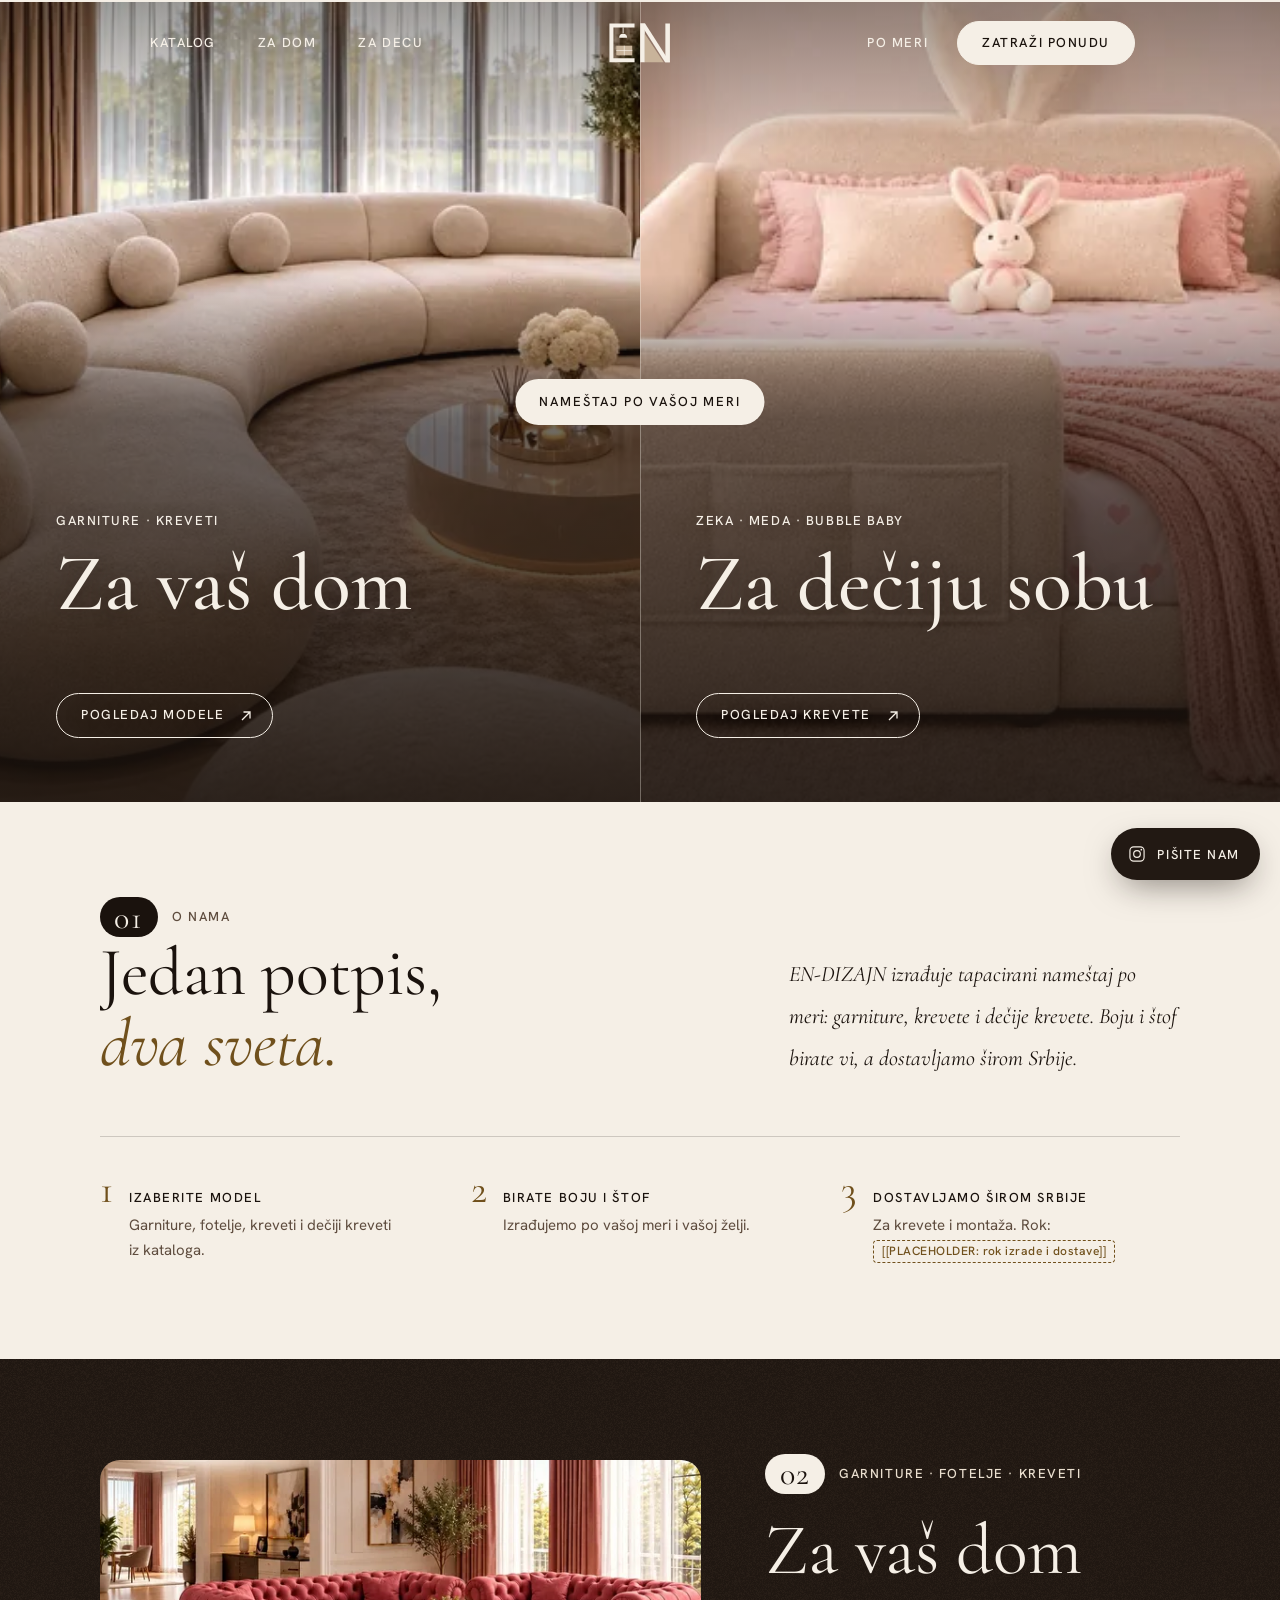
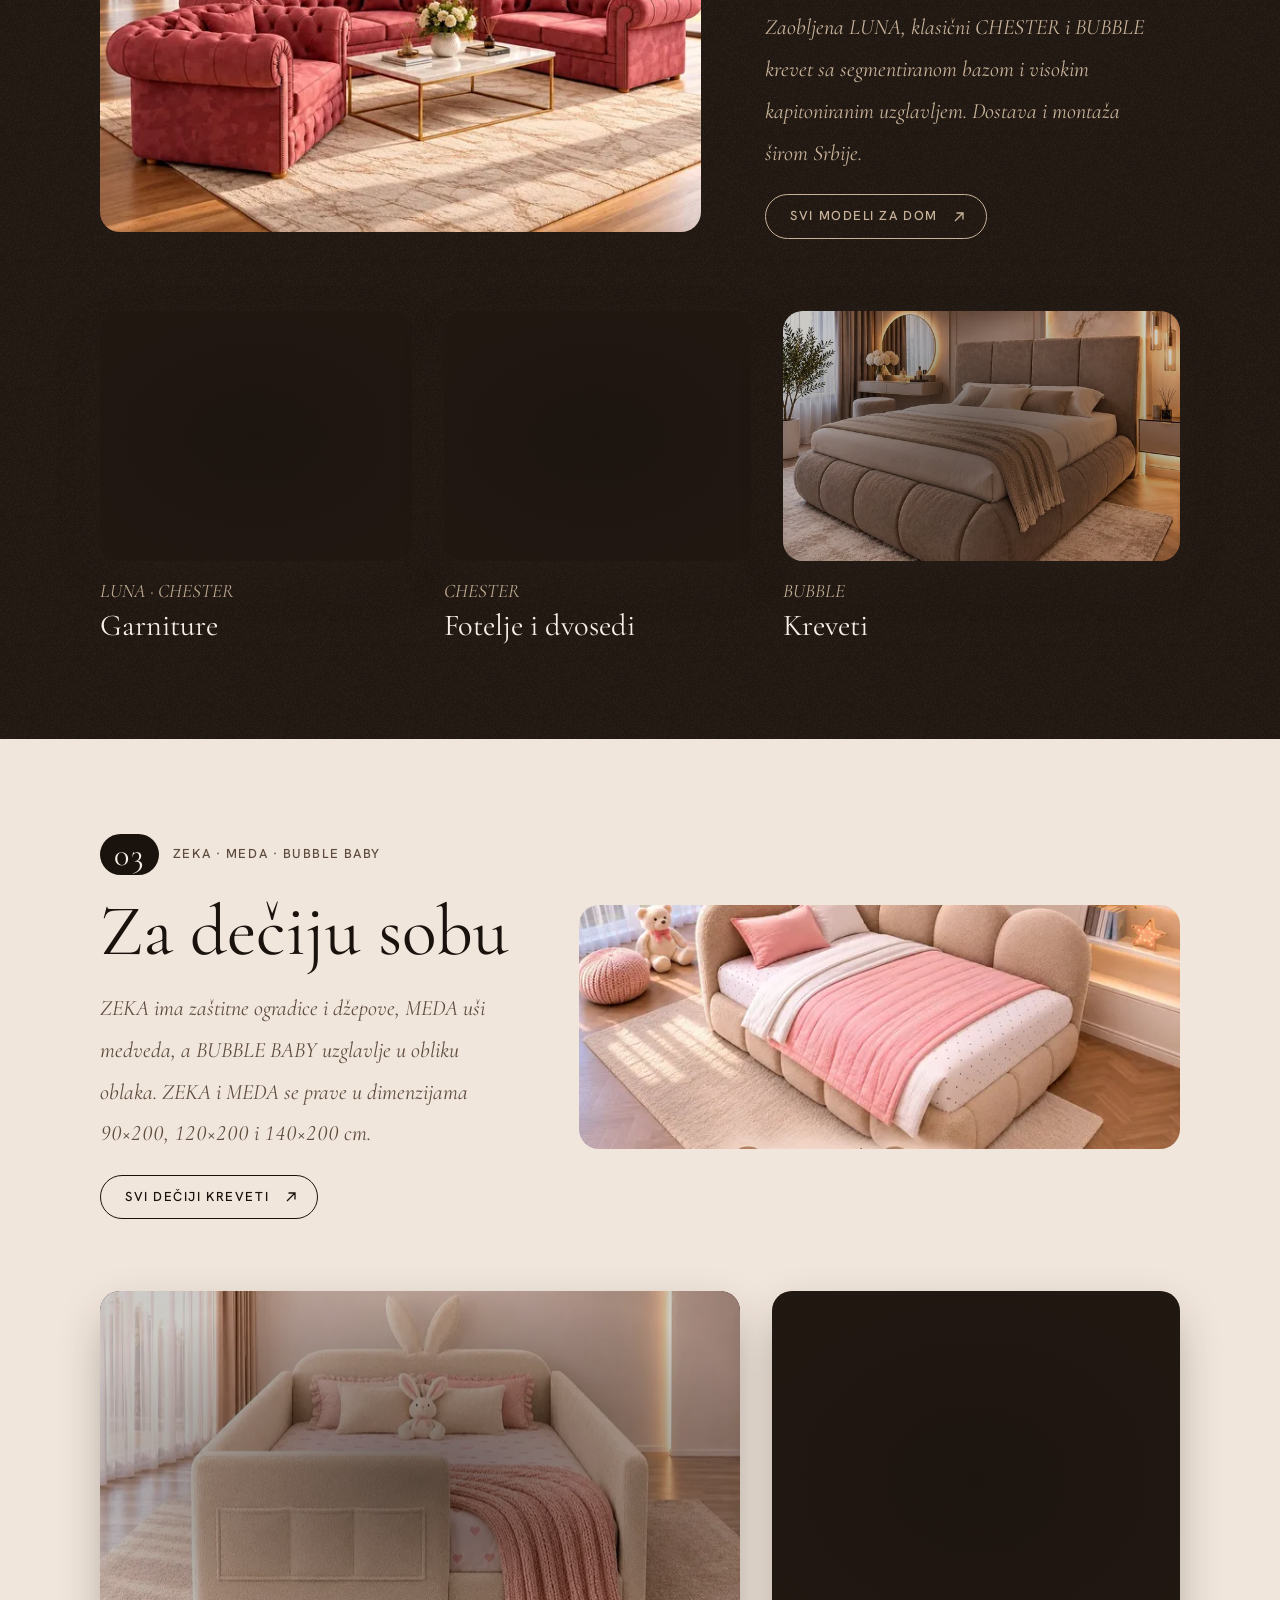
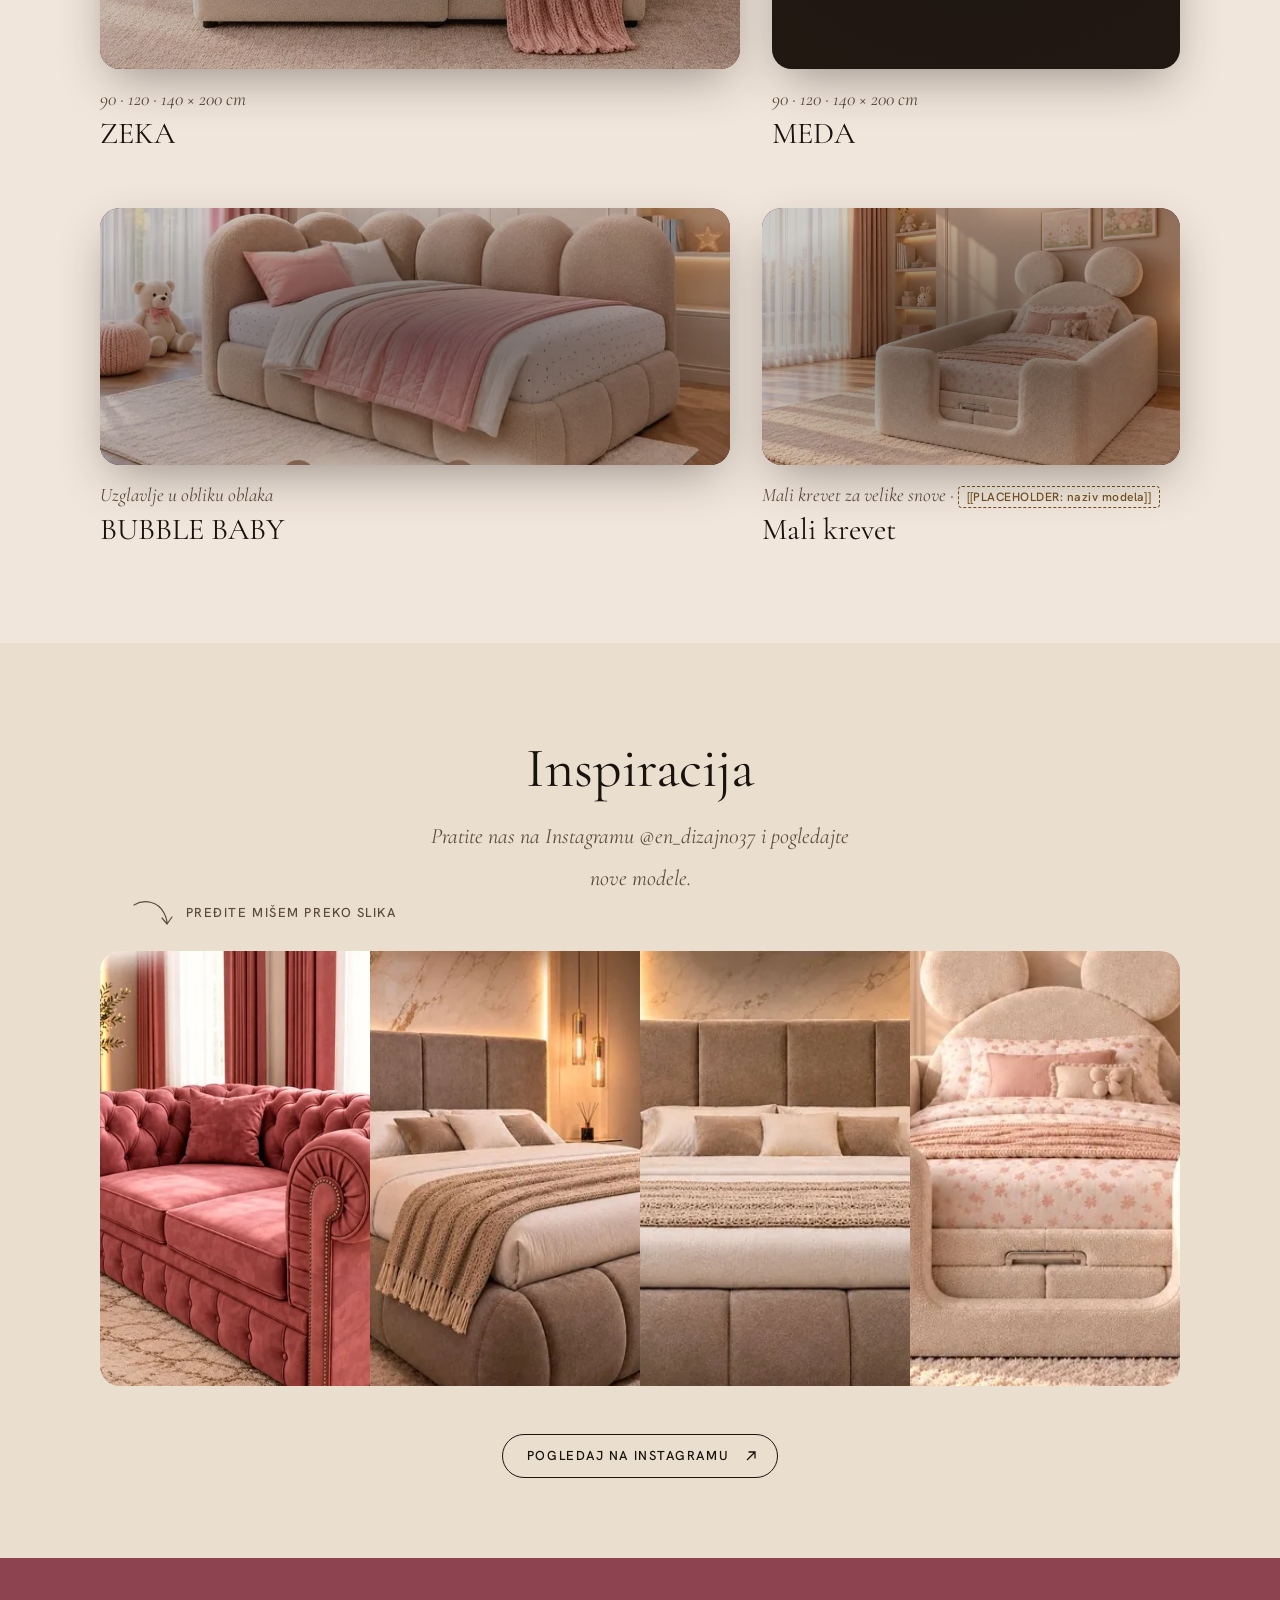
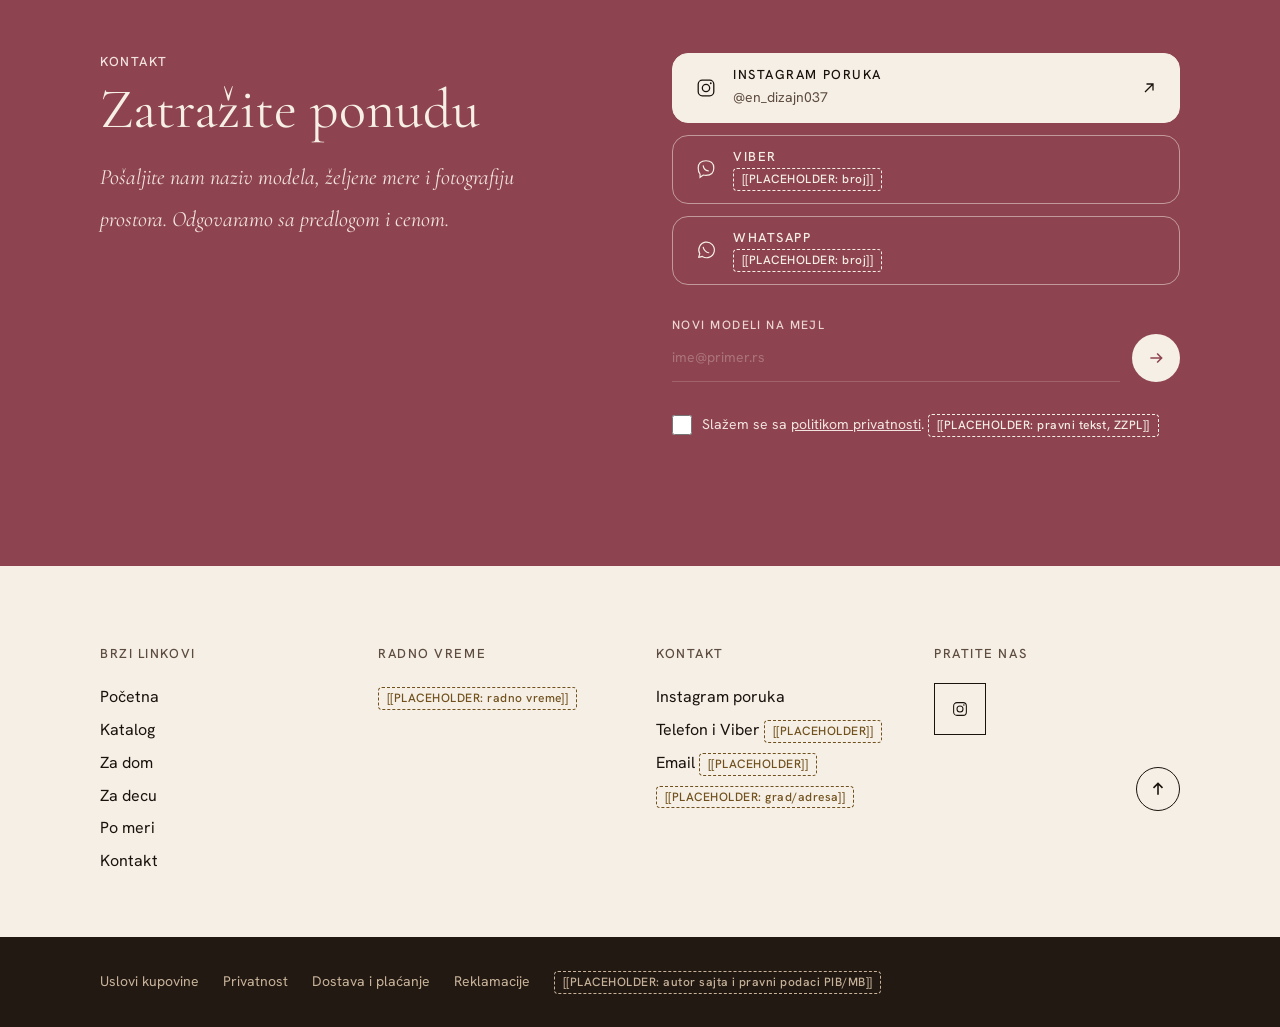
<file: index.html>
<!doctype html>
<html lang="sr-Latn">
<head>
<meta charset="utf-8">
<meta name="viewport" content="width=device-width, initial-scale=1">
<title>EN-DIZAJN — Nameštaj po vašoj meri</title>
<meta name="description" content="Tapacirani nameštaj po meri: garniture, kreveti i dečiji kreveti. Boju i štof birate vi, a dostavljamo širom Srbije.">
<meta property="og:title" content="EN-DIZAJN — Nameštaj po vašoj meri">
<meta property="og:description" content="Garniture, kreveti i dečiji kreveti po meri. Boja i štof po izboru, dostava širom Srbije.">
<meta property="og:image" content="assets/img/01.webp">
<meta property="og:locale" content="sr_RS">
<meta property="og:type" content="website">
<meta name="theme-color" content="#F5EFE6">
<link rel="icon" href="favicon.svg" type="image/svg+xml">
<link rel="preload" href="assets/fonts/cormorant-garamond-latin-500-normal.woff2" as="font" type="font/woff2" crossorigin>
<link rel="preload" href="assets/fonts/hanken-grotesk-latin-400-normal.woff2" as="font" type="font/woff2" crossorigin>
<link rel="preload" as="image" href="assets/img/01.webp" imagesrcset="assets/img/01-640.webp 640w, assets/img/01-1024.webp 1024w, assets/img/01.webp 1254w" imagesizes="(max-width: 767px) 100vw, 50vw" fetchpriority="high">
<link rel="stylesheet" href="assets/css/fonts.css">
<link rel="stylesheet" href="assets/css/main.css">
<script type="application/ld+json">{"@context":"https://schema.org","@type":"FurnitureStore","name":"EN-DIZAJN","slogan":"Dizajn po vašoj meri","sameAs":["https://www.instagram.com/en_dizajn037/"]}</script>
</head>
<body>
<div class="ed" data-root id="top">
<a class="skip" href="#main">Preskoči na sadržaj</a>
<div class="cur" data-cur aria-hidden="true"><span>Pogledaj</span></div>
<a class="fab" href="https://ig.me/m/en_dizajn037" target="_blank" rel="noopener noreferrer" aria-label="Pišite nam na Instagramu"><svg viewBox="0 0 24 24" aria-hidden="true"><rect x="3.5" y="3.5" width="17" height="17" rx="4.5" fill="none" stroke="currentColor" stroke-width="1.4"></rect><circle cx="12" cy="12" r="4" fill="none" stroke="currentColor" stroke-width="1.4"></circle><circle cx="17.2" cy="6.8" r="1" fill="currentColor"></circle></svg><span>Pišite nam</span></a>
<div class="cq">

<!-- HEADER: always visible; only links that lead somewhere -->
<header class="hdr" data-hdr>
<div class="hdr__in">
<nav class="nav" aria-label="Glavna navigacija, levo">
<a class="nl" href="katalog">Katalog</a>
<a class="nl" href="#dom">Za dom</a>
<a class="nl" href="#decja">Za decu</a>
</nav>
<a class="logo" href="#top" aria-label="EN-DIZAJN, početna">
<!-- [[PLACEHOLDER: dobiti vektorski logo od klijenta]] — monogram recreated from the Instagram posts -->
<svg viewBox="0 0 120 80" aria-hidden="true"><path d="M6 6h44v7H13v54h37v7H6z" fill="currentColor"></path><path d="M30 13v10" stroke="currentColor" stroke-width="1.6"></path><path d="M23 31a7 7 0 0 1 14 0z" fill="currentColor"></path><rect x="18" y="45" width="28" height="17" fill="#C8B39A"></rect><path d="M18 53.5h28M32 45v17" stroke="currentColor" stroke-width="1.2"></path><path d="M60 6h8v68h-8zM104 6h8v68h-8z" fill="currentColor"></path><path d="M68 24l33 50H68z" fill="#C8B39A"></path><path d="M60 6h8.5L112 74h-8.5z" fill="currentColor"></path></svg>
</a>
<div class="hdr-r">
<nav class="nav" aria-label="Glavna navigacija, desno"><a class="nl" href="katalog?model=zeka">Po meri</a></nav>
<a class="pill" href="#kontakt">Zatraži ponudu</a>
<button class="iconbtn burger" type="button" aria-label="Meni" aria-controls="mpanel" aria-expanded="false" data-burger><span></span><span></span></button>
</div>
</div>
<div class="mpanel" id="mpanel" data-panel>
<ul>
<li><a class="nl" href="katalog" data-close>Katalog</a></li>
<li><a class="nl" href="#dom" data-close>Za dom</a></li>
<li><a class="nl" href="#decja" data-close>Za decu</a></li>
<li><a class="nl" href="katalog?model=zeka" data-close>Po meri</a></li>
<li><a class="pill" href="#kontakt" data-close>Zatraži ponudu</a></li>
</ul>
</div>
</header>

<main id="main">
<!-- 0. HERO (M01–M07) -->
<section class="hero2" data-theme="dark" aria-labelledby="hero-h">
<a class="half" href="#dom" data-cursor="Pogledaj"><img srcset="assets/img/01-640.webp 640w, assets/img/01-1024.webp 1024w, assets/img/01.webp 1254w" sizes="(max-width: 767px) 100vw, 50vw" src="assets/img/01.webp" width="1254" height="979" fetchpriority="high" alt="LUNA zaobljena garnitura od krem bukle u dnevnoj sobi" style="object-position: 30% 70%"><div class="half__c"><span class="half__k">Garniture · Kreveti</span><span class="half__h">Za vaš dom</span><span class="half__s">LUNA, CHESTER i BUBBLE, u boji i štofu koje birate vi.</span><span class="pill pill--light">Pogledaj modele<svg class="arr" viewBox="0 0 16 16" aria-hidden="true"><path d="M4 12L12 4M5.5 4H12v6.5" fill="none" stroke="currentColor" stroke-width="1.3"></path></svg></span></div></a>
<a class="half" href="#decja" data-cursor="Pogledaj"><img srcset="assets/img/13-640.webp 640w, assets/img/13-1024.webp 1024w, assets/img/13.webp 1254w" sizes="(max-width: 767px) 100vw, 50vw" src="assets/img/13.webp" width="1254" height="739" fetchpriority="high" alt="ZEKA dečiji krevet sa zečjim ušima i džepovima" style="object-position: 45% 60%"><div class="half__c"><span class="half__k">ZEKA · MEDA · BUBBLE BABY</span><span class="half__h">Za dečiju sobu</span><span class="half__s">Mekani tapacirani kreveti, 90, 120 i 140 × 200 cm.</span><span class="pill pill--light">Pogledaj krevete<svg class="arr" viewBox="0 0 16 16" aria-hidden="true"><path d="M4 12L12 4M5.5 4H12v6.5" fill="none" stroke="currentColor" stroke-width="1.3"></path></svg></span></div></a>
<div class="seam" aria-hidden="true"></div>
<h1 class="mid" id="hero-h">Nameštaj po vašoj meri</h1>
</section>

<!-- 01 O NAMA — statement + how ordering works (images removed: they repeated the hero) -->
<section class="sec cream" id="o-nama" aria-labelledby="s01">
<div class="wrap">
<div class="about2__top" data-off="90">
<div>
<p class="about2__k"><span class="badge r-badge" aria-hidden="true">01</span><span class="vh">Odeljak 1: </span><span class="r-up" style="--d: 100ms">O nama</span></p>
<h2 class="about2__h" id="s01"><span class="mask"><span class="mi">Jedan potpis,</span></span><br><span class="mask"><span class="mi" style="--d: 200ms"><em>dva sveta.</em></span></span></h2>
</div>
<div class="about2__r">
<p class="t-lead r-up">EN-DIZAJN izrađuje tapacirani nameštaj po meri: garniture, krevete i dečije krevete. Boju i štof birate vi, a dostavljamo širom Srbije.</p>
</div>
</div>
<div class="steps" data-off="90">
<div class="step3 r-up" style="--d: 0ms"><b class="num">1</b><div><h3>Izaberite model</h3><p>Garniture, fotelje, kreveti i dečiji kreveti iz kataloga.</p></div></div>
<div class="step3 r-up" style="--d: 120ms"><b class="num">2</b><div><h3>Birate boju i štof</h3><p>Izrađujemo po vašoj meri i vašoj želji.</p></div></div>
<div class="step3 r-up" style="--d: 240ms"><b class="num">3</b><div><h3>Dostavljamo širom Srbije</h3><p>Za krevete i montaža. Rok: <span class="ph">[[PLACEHOLDER: rok izrade i dostave]]</span></p></div></div>
</div>
</div>
</section>

<!-- 02 ZA VAŠ DOM — image beside text (no overlay), cards in one even row at natural proportions -->
<section class="world dark grain" id="dom" data-theme="dark" aria-labelledby="s02">
<div class="sec"><div class="wrap">
<div class="wsplit" data-off="85">
<div class="iw r-img wsplit__img" style="aspect-ratio: 1254 / 777"><img srcset="assets/img/03-640.webp 640w, assets/img/03-1024.webp 1024w, assets/img/03.webp 1254w" sizes="(max-width: 767px) 100vw, 50vw" src="assets/img/03.webp" width="1254" height="777" loading="lazy" decoding="async" style="object-position: 50% 60%" alt="CHESTER garnitura od roze somota u dnevnoj sobi"></div>
<div class="wsplit__t">
<p class="wband__k r-up"><span class="badge badge--sm" aria-hidden="true">02</span><span>Garniture · Fotelje · Kreveti</span></p>
<h2 class="wh" id="s02"><span class="mask"><span class="mi">Za vaš dom</span></span></h2>
<p class="t-lead r-up">Zaobljena LUNA, klasični CHESTER i BUBBLE krevet sa segmentiranom bazom i visokim kapitoniranim uzglavljem. Dostava i montaža širom Srbije.</p>
<a class="pill pill--o r-up" style="--d: 300ms" href="katalog">Svi modeli za dom<svg class="arr" viewBox="0 0 16 16" aria-hidden="true"><path d="M4 12L12 4M5.5 4H12v6.5" fill="none" stroke="currentColor" stroke-width="1.3"></path></svg></a>
</div>
</div>
<div class="jrows" data-off="80"><div class="jrow">
<div class="jitem" style="--r: 1.249"><a class="card r-up" style="--d: 0ms; aspect-ratio: 1254 / 1004" href="katalog" data-cursor="Pogledaj" aria-label="Garniture, pogledaj"><div class="card__bg"><img srcset="assets/img/02-640.webp 640w, assets/img/02-1024.webp 1024w, assets/img/02.webp 1254w" sizes="(max-width: 767px) 100vw, 50vw" src="assets/img/02.webp" width="1254" height="1004" loading="lazy" decoding="async" style="object-position: 50% 50%" alt="LUNA garnitura od krem bukle pored kamina"></div><div class="card__fa"></div><div class="card__fb"></div></a><div class="ccap r-up" style="--d: 120ms"><p class="t-sub">LUNA · CHESTER</p><h3 class="t-h3"><a href="katalog">Garniture</a></h3></div></div>
<div class="jitem" style="--r: 1.228"><a class="card r-up" style="--d: 100ms; aspect-ratio: 1143 / 931" href="katalog" data-cursor="Pogledaj" aria-label="Fotelje i dvosedi, pogledaj"><div class="card__bg"><img srcset="assets/img/04-640.webp 640w, assets/img/04-1024.webp 1024w, assets/img/04.webp 1143w" sizes="(max-width: 767px) 100vw, 50vw" src="assets/img/04.webp" width="1143" height="931" loading="lazy" decoding="async" style="object-position: 50% 50%" alt="CHESTER fotelja od roze somota"></div><div class="card__fa"></div><div class="card__fb"></div></a><div class="ccap r-up" style="--d: 220ms"><p class="t-sub">CHESTER</p><h3 class="t-h3"><a href="katalog">Fotelje i dvosedi</a></h3></div></div>
<div class="jitem" style="--r: 1.587"><a class="card r-up" style="--d: 200ms; aspect-ratio: 1254 / 790" href="katalog" data-cursor="Pogledaj" aria-label="Kreveti, pogledaj"><div class="card__bg"><img srcset="assets/img/06-640.webp 640w, assets/img/06-1024.webp 1024w, assets/img/06.webp 1254w" sizes="(max-width: 767px) 100vw, 50vw" src="assets/img/06.webp" width="1254" height="790" loading="lazy" decoding="async" style="object-position: 50% 50%" alt="BUBBLE krevet u spavaćoj sobi"></div><div class="card__fa"></div><div class="card__fb"></div></a><div class="ccap r-up" style="--d: 320ms"><p class="t-sub">BUBBLE</p><h3 class="t-h3"><a href="katalog">Kreveti</a></h3></div></div>
</div></div>
</div></div>
</section>

<!-- 03 ZA DEČIJU SOBU — text beside image, cards in two even rows (no cropping) -->
<section class="world kids" id="decja" aria-labelledby="s03">
<div class="sec"><div class="wrap">
<div class="wsplit wsplit--rev" data-off="85">
<div class="iw r-img wsplit__img" style="aspect-ratio: 1536 / 625"><img srcset="assets/img/10-640.webp 640w, assets/img/10-1024.webp 1024w, assets/img/10.webp 1536w" sizes="(max-width: 767px) 100vw, 50vw" src="assets/img/10.webp" width="1536" height="625" loading="lazy" decoding="async" style="object-position: 50% 50%" alt="BUBBLE BABY dečiji krevet iz ugla, sa uzglavljem u obliku oblaka"></div>
<div class="wsplit__t">
<p class="wband__k r-up"><span class="badge badge--sm" aria-hidden="true">03</span><span>ZEKA · MEDA · BUBBLE BABY</span></p>
<h2 class="wh" id="s03"><span class="mask"><span class="mi">Za dečiju sobu</span></span></h2>
<p class="t-lead r-up">ZEKA ima zaštitne ogradice i džepove, MEDA uši medveda, a BUBBLE BABY uzglavlje u obliku oblaka. ZEKA i MEDA se prave u dimenzijama <span class="num">90×200, 120×200 i 140×200</span> cm.</p>
<a class="pill pill--o r-up" style="--d: 300ms" href="katalog">Svi dečiji kreveti<svg class="arr" viewBox="0 0 16 16" aria-hidden="true"><path d="M4 12L12 4M5.5 4H12v6.5" fill="none" stroke="currentColor" stroke-width="1.3"></path></svg></a>
</div>
</div>
<div class="jrows" data-off="80">
<div class="jrow">
<div class="jitem" style="--r: 1.697"><a class="card r-up" style="--d: 0ms; aspect-ratio: 1254 / 739" href="katalog?model=zeka" data-cursor="Pogledaj" aria-label="ZEKA, pogledaj"><div class="card__bg"><img srcset="assets/img/13-640.webp 640w, assets/img/13-1024.webp 1024w, assets/img/13.webp 1254w" sizes="(max-width: 767px) 100vw, 50vw" src="assets/img/13.webp" width="1254" height="739" loading="lazy" decoding="async" style="object-position: 50% 50%" alt="ZEKA dečiji krevet sa zečjim ušima, ogradicama i džepovima"></div><div class="card__fa"></div><div class="card__fb"></div></a><div class="ccap r-up" style="--d: 120ms"><p class="t-sub">90 · 120 · 140 × 200 cm</p><h3 class="t-h3"><a href="katalog?model=zeka">ZEKA</a></h3></div></div>
<div class="jitem" style="--r: 1.081"><a class="card r-up" style="--d: 100ms; aspect-ratio: 827 / 765" href="katalog" data-cursor="Pogledaj" aria-label="MEDA, pogledaj"><div class="card__bg"><img srcset="assets/img/14-640.webp 640w, assets/img/14.webp 827w" sizes="(max-width: 767px) 100vw, 50vw" src="assets/img/14.webp" width="827" height="765" loading="lazy" decoding="async" style="object-position: 50% 50%" alt="MEDA dečiji krevet od bele bukle sa ušima medveda"></div><div class="card__fa"></div><div class="card__fb"></div></a><div class="ccap r-up" style="--d: 220ms"><p class="t-sub">90 · 120 · 140 × 200 cm</p><h3 class="t-h3"><a href="katalog">MEDA</a></h3></div></div>
</div>
<div class="jrow">
<div class="jitem" style="--r: 2.458"><a class="card r-up" style="--d: 0ms; aspect-ratio: 1536 / 625" href="katalog" data-cursor="Pogledaj" aria-label="BUBBLE BABY, pogledaj"><div class="card__bg"><img srcset="assets/img/09-640.webp 640w, assets/img/09-1024.webp 1024w, assets/img/09.webp 1536w" sizes="(max-width: 767px) 100vw, 50vw" src="assets/img/09.webp" width="1536" height="625" loading="lazy" decoding="async" style="object-position: 50% 50%" alt="BUBBLE BABY dečiji krevet sa uzglavljem u obliku oblaka"></div><div class="card__fa"></div><div class="card__fb"></div></a><div class="ccap r-up" style="--d: 120ms"><p class="t-sub">Uzglavlje u obliku oblaka</p><h3 class="t-h3"><a href="katalog">BUBBLE BABY</a></h3></div></div>
<div class="jitem" style="--r: 1.634"><a class="card r-up" style="--d: 100ms; aspect-ratio: 1312 / 803" href="katalog" data-cursor="Pogledaj" aria-label="Mali krevet, pogledaj"><div class="card__bg"><img srcset="assets/img/11-640.webp 640w, assets/img/11-1024.webp 1024w, assets/img/11.webp 1312w" sizes="(max-width: 767px) 100vw, 50vw" src="assets/img/11.webp" width="1312" height="803" loading="lazy" decoding="async" style="object-position: 50% 50%" alt="Dečiji krevet sa uzglavljem u obliku mišjih ušiju"></div><div class="card__fa"></div><div class="card__fb"></div></a><div class="ccap r-up" style="--d: 220ms"><p class="t-sub">Mali krevet za velike snove · <span class="ph">[[PLACEHOLDER: naziv modela]]</span></p><h3 class="t-h3"><a href="katalog">Mali krevet</a></h3></div></div>
</div>
</div>
</div></div>
</section>

<!-- INSPIRACIJA — only images not shown elsewhere on the page -->
<section class="sec linen" aria-labelledby="sins">
<div class="wrap" data-off="85">
<div class="ctr r-block">
<h2 class="t-big2" id="sins">Inspiracija</h2>
<p class="t-lead muted">Pratite nas na Instagramu @en_dizajn037 i pogledajte nove modele.</p>
</div>
<p class="instr hint t-micro"><svg viewBox="0 0 44 28" aria-hidden="true"><path d="M2 6c10-6 24-4 30 8 2 4 3 7 3 10M30 19l5 6 5-7" fill="none" stroke="currentColor" stroke-width="1.2" stroke-linecap="round"></path></svg>Pređite mišem preko slika</p>
</div>
<div data-off="85"><div class="strip r-block" data-strip>
<a class="tl" href="katalog" aria-label="CHESTER, otvori model" data-cursor="Pogledaj"><img width="1136" height="966" srcset="assets/img/05-640.webp 640w, assets/img/05-1024.webp 1024w, assets/img/05.webp 1136w" sizes="(max-width: 767px) 100vw, 50vw" src="assets/img/05.webp" loading="lazy" decoding="async" style="object-position: 35% 55%" alt=""><span class="tl__l">CHESTER</span></a>
<a class="tl" href="katalog" aria-label="BUBBLE, otvori model" data-cursor="Pogledaj"><img width="1254" height="790" srcset="assets/img/07-640.webp 640w, assets/img/07-1024.webp 1024w, assets/img/07.webp 1254w" sizes="(max-width: 767px) 100vw, 50vw" src="assets/img/07.webp" loading="lazy" decoding="async" style="object-position: 50% 60%" alt=""><span class="tl__l">BUBBLE</span></a>
<a class="tl" href="katalog" aria-label="BUBBLE, otvori model" data-cursor="Pogledaj"><img width="1254" height="753" srcset="assets/img/08-640.webp 640w, assets/img/08-1024.webp 1024w, assets/img/08.webp 1254w" sizes="(max-width: 767px) 100vw, 50vw" src="assets/img/08.webp" loading="lazy" decoding="async" style="object-position: 50% 55%" alt=""><span class="tl__l">BUBBLE</span></a>
<a class="tl" href="katalog" aria-label="Mali krevet, otvori model" data-cursor="Pogledaj"><img width="1102" height="647" srcset="assets/img/12-640.webp 640w, assets/img/12-1024.webp 1024w, assets/img/12.webp 1102w" sizes="(max-width: 767px) 100vw, 50vw" src="assets/img/12.webp" loading="lazy" decoding="async" style="object-position: 50% 50%" alt=""><span class="tl__l">Mali krevet</span></a>
</div></div>
<div class="insp-cta" data-off="85"><a class="pill pill--o r-block" href="https://www.instagram.com/en_dizajn037/" target="_blank" rel="noopener noreferrer">Pogledaj na Instagramu<svg class="arr" viewBox="0 0 16 16" aria-hidden="true"><path d="M4 12L12 4M5.5 4H12v6.5" fill="none" stroke="currentColor" stroke-width="1.3"></path></svg></a></div>
</section>

<!-- KONTAKT — the page's one call to action. Instagram DM works today; Viber/WhatsApp wait for the number -->
<section class="sec rose" id="kontakt" aria-labelledby="skontakt">
<div class="wrap kgrid" data-off="85">
<div class="r-block">
<p class="t-micro" style="color: #F1E3DF">Kontakt</p>
<h2 class="t-big2" id="skontakt" style="margin-top: .5rem">Zatražite ponudu</h2>
<p class="t-lead" style="color: #F1E3DF; margin-top: 1rem; max-width: 30rem">Pošaljite nam naziv modela, željene mere i fotografiju prostora. Odgovaramo sa predlogom i cenom.</p>
</div>
<div class="kch r-block" style="--d: 150ms">
<a class="kbtn kbtn--main" href="https://ig.me/m/en_dizajn037" target="_blank" rel="noopener noreferrer"><svg viewBox="0 0 24 24" aria-hidden="true"><rect x="3.5" y="3.5" width="17" height="17" rx="4.5" fill="none" stroke="currentColor" stroke-width="1.4"></rect><circle cx="12" cy="12" r="4" fill="none" stroke="currentColor" stroke-width="1.4"></circle><circle cx="17.2" cy="6.8" r="1" fill="currentColor"></circle></svg><span><b>Instagram poruka</b><small>@en_dizajn037</small></span><svg class="arr" viewBox="0 0 16 16" aria-hidden="true"><path d="M4 12L12 4M5.5 4H12v6.5" fill="none" stroke="currentColor" stroke-width="1.3"></path></svg></a>
<a class="kbtn" href="#kontakt"><svg viewBox="0 0 24 24" aria-hidden="true"><path d="M12 3c5 0 8.5 2.5 8.5 8s-3.5 8-8.5 8c-1 0-2-.1-3-.4L5.5 21v-3.4C4 16.2 3.5 14 3.5 11 3.5 5.5 7 3 12 3z" fill="none" stroke="currentColor" stroke-width="1.3"></path><path d="M9 8.5c.4 2.8 2.7 5.1 5.5 5.5" fill="none" stroke="currentColor" stroke-width="1.3" stroke-linecap="round"></path></svg><span><b>Viber</b><small><span class="ph">[[PLACEHOLDER: broj]]</span></small></span></a>
<a class="kbtn" href="#kontakt"><svg viewBox="0 0 24 24" aria-hidden="true"><path d="M4 20l1.2-4A8.5 8.5 0 1 1 8 19z" fill="none" stroke="currentColor" stroke-width="1.3" stroke-linejoin="round"></path><path d="M9 9c.2 2.6 3.4 5.8 6 6" fill="none" stroke="currentColor" stroke-width="1.3" stroke-linecap="round"></path></svg><span><b>WhatsApp</b><small><span class="ph">[[PLACEHOLDER: broj]]</span></small></span></a>
<form class="nform" data-news novalidate>
<div class="nfield"><label for="nl-email">Novi modeli na mejl</label><input class="ninput" id="nl-email" type="text" inputmode="email" autocomplete="email" placeholder="ime@primer.rs" name="email" aria-describedby="nl-status"></div>
<button class="circ" type="submit" aria-label="Prijavi se"><svg viewBox="0 0 16 16" aria-hidden="true"><path d="M3 8h10M9 4l4 4-4 4" fill="none" stroke="currentColor" stroke-width="1.4"></path></svg></button>
</form>
<label class="consent"><input type="checkbox" name="consent" aria-describedby="nl-status"><span>Slažem se sa <a href="#">politikom privatnosti</a>. <span class="ph">[[PLACEHOLDER: pravni tekst, ZZPL]]</span></span></label>
<p class="nstatus" id="nl-status" aria-live="polite"></p>
<!-- [[PLACEHOLDER: newsletter servis]] — submit is stubbed -->
</div>
</div>
</section>
</main>

<!-- FOOTER -->
<footer class="ftr">
<div class="wrap" data-off="92">
<div class="fcols r-f r-fc">
<div class="fcol"><h3>Brzi linkovi</h3><ul><li><a href="#top">Početna</a></li><li><a href="katalog">Katalog</a></li><li><a href="#dom">Za dom</a></li><li><a href="#decja">Za decu</a></li><li><a href="katalog?model=zeka">Po meri</a></li><li><a href="#kontakt">Kontakt</a></li></ul></div>
<div class="fcol"><h3>Radno vreme</h3><p><span class="ph">[[PLACEHOLDER: radno vreme]]</span></p></div>
<div class="fcol"><h3>Kontakt</h3><ul><li><a href="https://ig.me/m/en_dizajn037" target="_blank" rel="noopener noreferrer">Instagram poruka</a></li><li>Telefon i Viber <span class="ph">[[PLACEHOLDER]]</span></li><li>Email <span class="ph">[[PLACEHOLDER]]</span></li><li><span class="ph">[[PLACEHOLDER: grad/adresa]]</span></li></ul></div>
<div class="fcol"><h3>Pratite nas</h3>
<div class="socials"><a class="sq" href="https://www.instagram.com/en_dizajn037/" target="_blank" rel="noopener noreferrer" aria-label="Instagram"><svg viewBox="0 0 24 24" aria-hidden="true"><rect x="3.5" y="3.5" width="17" height="17" rx="4.5" fill="none" stroke="currentColor" stroke-width="1.4"></rect><circle cx="12" cy="12" r="4" fill="none" stroke="currentColor" stroke-width="1.4"></circle><circle cx="17.2" cy="6.8" r="1" fill="currentColor"></circle></svg></a></div>
<div style="display: flex; margin-top: 2rem"><a class="iconbtn totop" href="#top" aria-label="Nazad na vrh"><svg viewBox="0 0 16 16" aria-hidden="true"><path d="M8 13V3M4 7l4-4 4 4" fill="none" stroke="currentColor" stroke-width="1.4"></path></svg></a></div>
</div>
</div>
</div>
<div class="fbar"><div class="wrap"><a href="#">Uslovi kupovine</a><a href="#">Privatnost</a><a href="#">Dostava i plaćanje</a><a href="#">Reklamacije</a><span class="ph">[[PLACEHOLDER: autor sajta i pravni podaci PIB/MB]]</span></div></div>
</footer>
</div>
</div>
<script src="assets/js/main.js" defer></script>
</body>
</html>
</file>
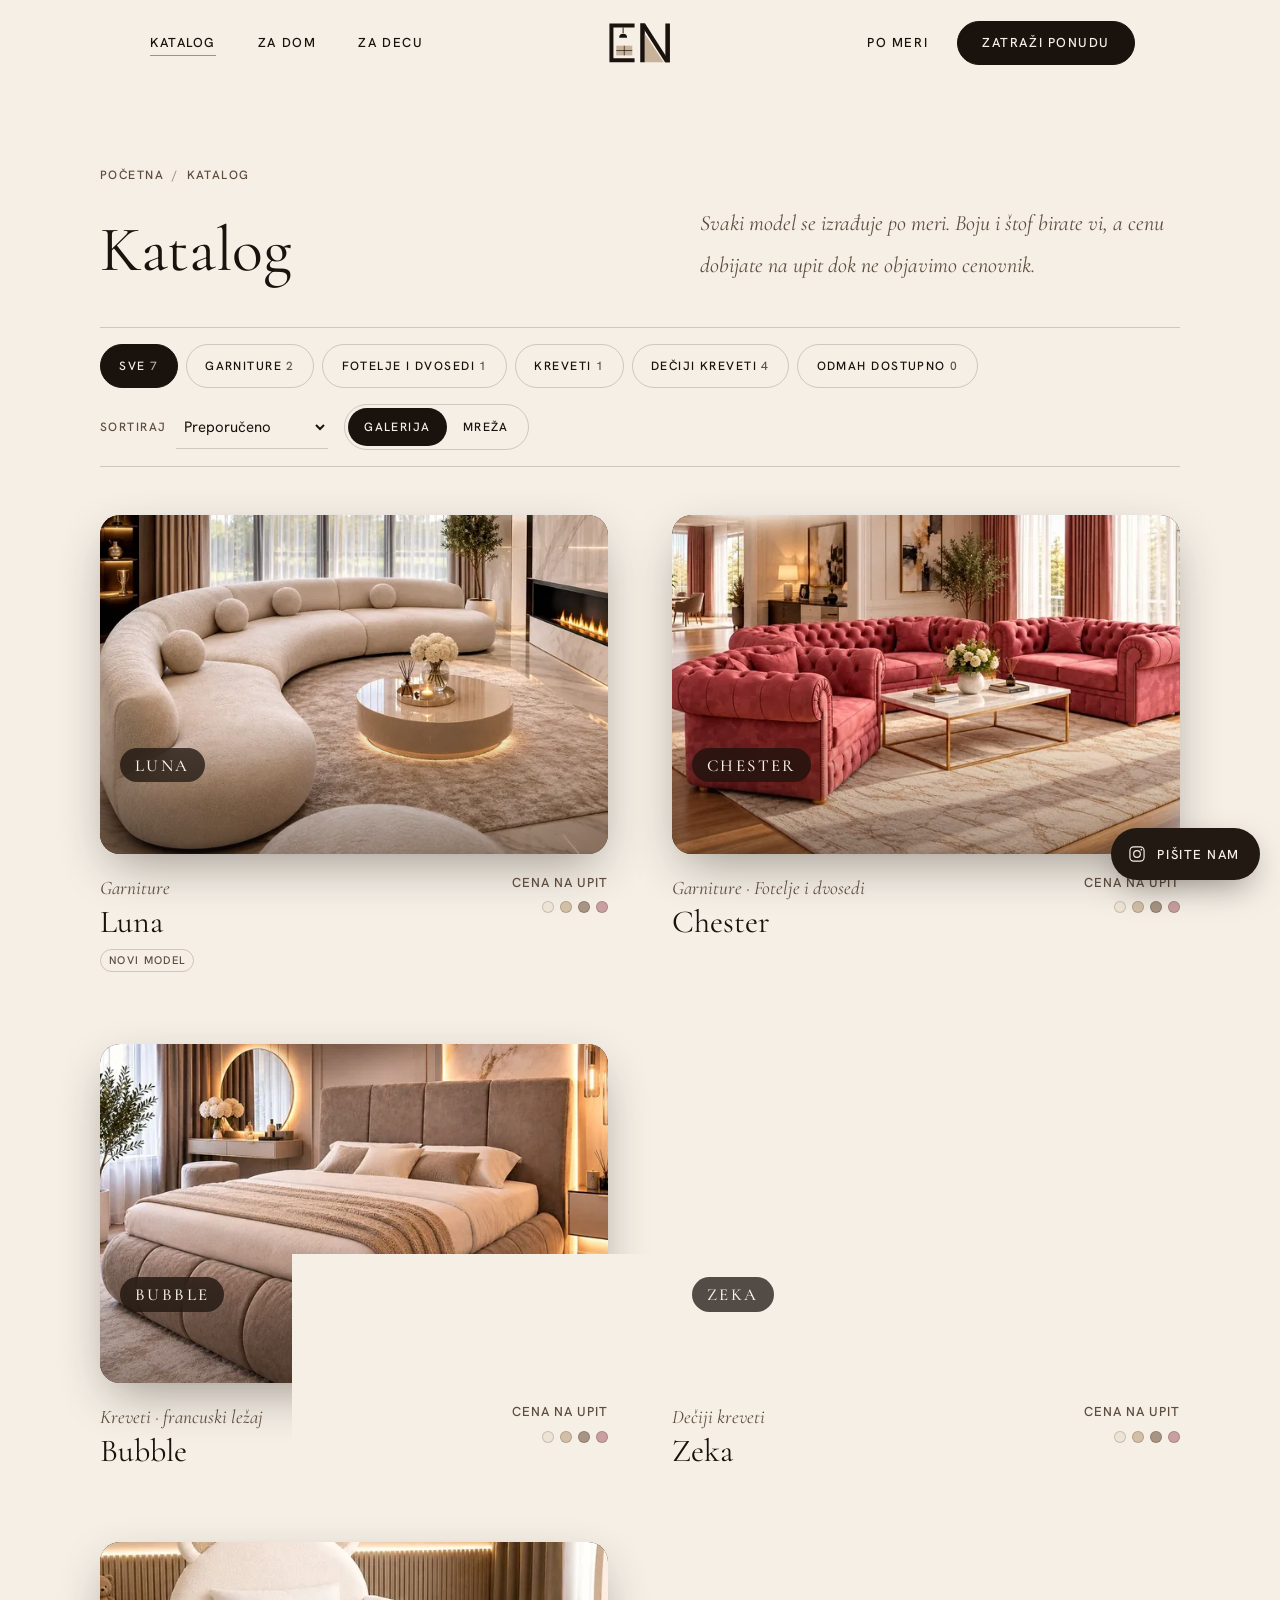
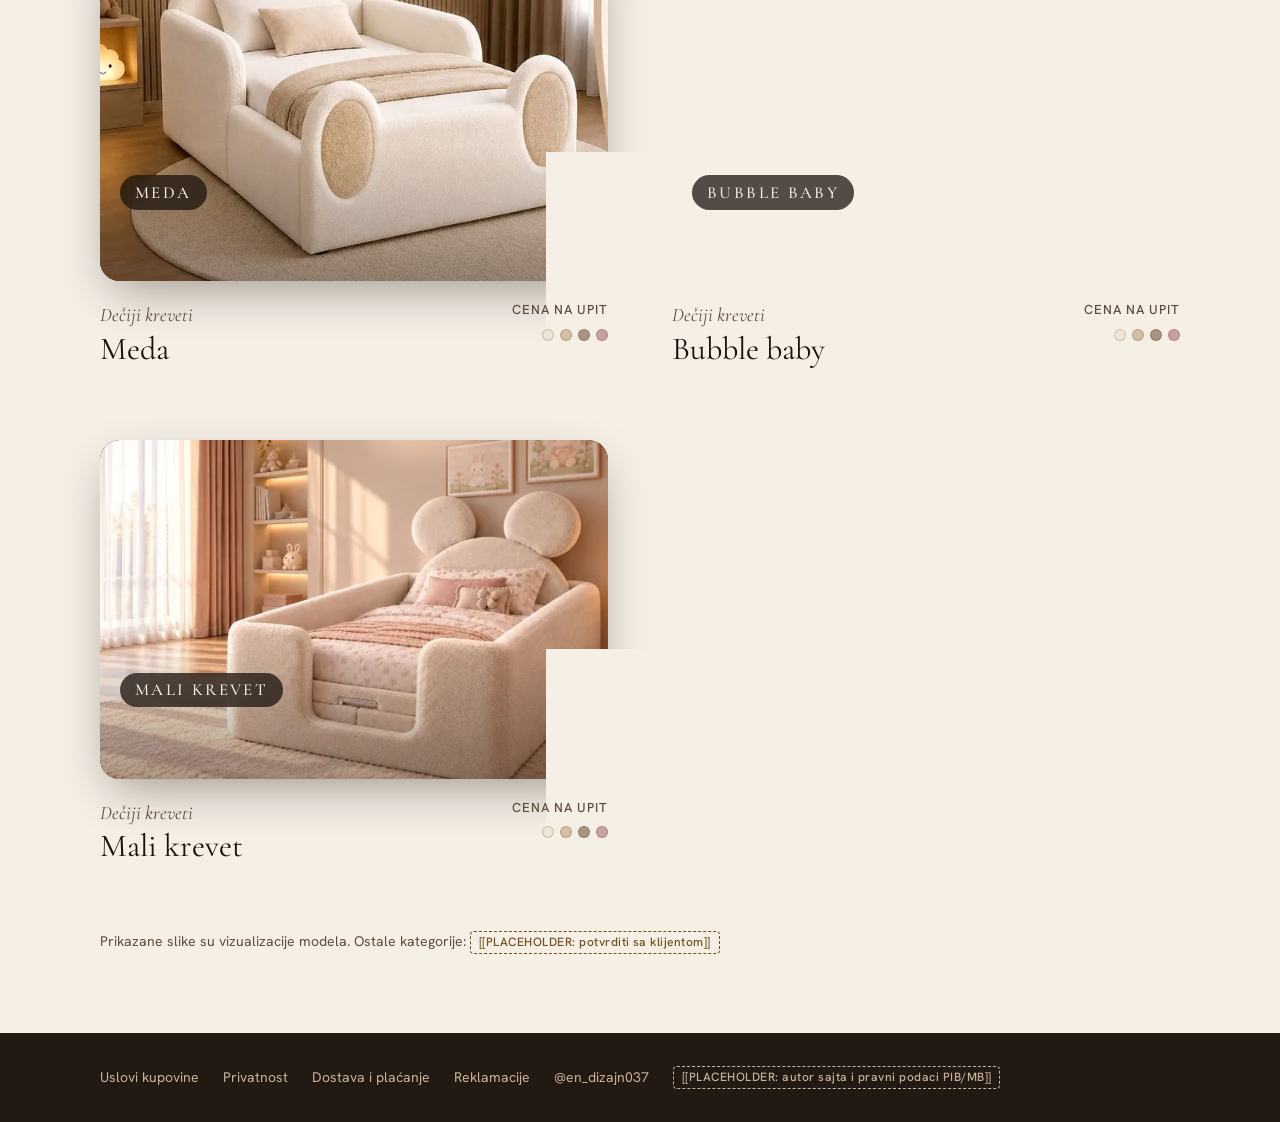
<file: katalog.html>
<!doctype html>
<html lang="sr-Latn">
<head>
<meta charset="utf-8">
<meta name="viewport" content="width=device-width, initial-scale=1">
<title>Katalog — EN-DIZAJN</title>
<meta name="description" content="Katalog EN-DIZAJN: LUNA, CHESTER, BUBBLE, ZEKA, MEDA, BUBBLE BABY. Tapacirani nameštaj po meri, boja i štof po izboru.">
<meta property="og:title" content="Katalog — EN-DIZAJN">
<meta property="og:image" content="assets/img/03.webp">
<meta name="theme-color" content="#F5EFE6">
<link rel="icon" href="favicon.svg" type="image/svg+xml">
<link rel="preload" href="assets/fonts/cormorant-garamond-latin-500-normal.woff2" as="font" type="font/woff2" crossorigin>
<link rel="preload" href="assets/fonts/hanken-grotesk-latin-400-normal.woff2" as="font" type="font/woff2" crossorigin>
<link rel="stylesheet" href="assets/css/fonts.css">
<link rel="stylesheet" href="assets/css/main.css">
<style>@keyframes roll2{from{transform:translateY(100%);opacity:0}to{transform:none;opacity:1}}</style>
</head>
<body>
<div class="ed js" data-root id="top">
<a class="skip" href="#main">Preskoči na sadržaj</a>
<div class="cur" data-cur aria-hidden="true"><span>Pogledaj</span></div>
<a class="fab" href="https://ig.me/m/en_dizajn037" target="_blank" rel="noopener noreferrer" aria-label="Pišite nam na Instagramu"><svg viewBox="0 0 24 24" aria-hidden="true"><rect x="3.5" y="3.5" width="17" height="17" rx="4.5" fill="none" stroke="currentColor" stroke-width="1.4"></rect><circle cx="12" cy="12" r="4" fill="none" stroke="currentColor" stroke-width="1.4"></circle><circle cx="17.2" cy="6.8" r="1" fill="currentColor"></circle></svg><span>Pišite nam</span></a>
<div class="cq">
<header class="hdr" data-hdr>
<div class="hdr__in">
<nav class="nav" aria-label="Glavna navigacija, levo">
<a class="nl is-current" href="katalog" aria-current="page">Katalog</a>
<a class="nl" href="./#dom">Za dom</a>
<a class="nl" href="./#decja">Za decu</a>
</nav>
<a class="logo" href="./" aria-label="EN-DIZAJN, početna">
<!-- [[PLACEHOLDER: dobiti vektorski logo od klijenta]] — monogram recreated from the Instagram posts -->
<svg viewBox="0 0 120 80" aria-hidden="true"><path d="M6 6h44v7H13v54h37v7H6z" fill="currentColor"></path><path d="M30 13v10" stroke="currentColor" stroke-width="1.6"></path><path d="M23 31a7 7 0 0 1 14 0z" fill="currentColor"></path><rect x="18" y="45" width="28" height="17" fill="#C8B39A"></rect><path d="M18 53.5h28M32 45v17" stroke="currentColor" stroke-width="1.2"></path><path d="M60 6h8v68h-8zM104 6h8v68h-8z" fill="currentColor"></path><path d="M68 24l33 50H68z" fill="#C8B39A"></path><path d="M60 6h8.5L112 74h-8.5z" fill="currentColor"></path></svg>
</a>
<div class="hdr-r">
<nav class="nav" aria-label="Glavna navigacija, desno"><a class="nl" href="katalog?model=zeka">Po meri</a></nav>
<a class="pill" href="./#kontakt">Zatraži ponudu</a>
<button class="iconbtn burger" type="button" aria-label="Meni" aria-controls="mpanel" aria-expanded="false" data-burger><span></span><span></span></button>
</div>
</div>
<div class="mpanel" id="mpanel" data-panel>
<ul>
<li><a class="nl" href="katalog" data-close>Katalog</a></li>
<li><a class="nl" href="./#dom" data-close>Za dom</a></li>
<li><a class="nl" href="./#decja" data-close>Za decu</a></li>
<li><a class="nl" href="katalog?model=zeka" data-close>Po meri</a></li>
<li><a class="pill" href="./#kontakt" data-close>Zatraži ponudu</a></li>
</ul>
</div>
</header>
<main id="main" class="ptop" data-app aria-live="polite"><noscript><div class="wrap"><p class="t-lead">Za katalog je potreban JavaScript. Pišite nam na Instagramu <a href="https://www.instagram.com/en_dizajn037/">@en_dizajn037</a>.</p></div></noscript></main>
<footer class="fbar" style="margin-top: 4rem"><div class="wrap"><a href="#">Uslovi kupovine</a><a href="#">Privatnost</a><a href="#">Dostava i plaćanje</a><a href="#">Reklamacije</a><a href="https://www.instagram.com/en_dizajn037/" target="_blank" rel="noopener noreferrer">@en_dizajn037</a><span class="ph">[[PLACEHOLDER: autor sajta i pravni podaci PIB/MB]]</span></div></footer>
</div>
</div>
<script src="assets/js/main.js" defer></script>
<script src="assets/js/katalog.js" defer></script>
</body>
</html>
</file>
<file: assets/css/fonts.css>
@font-face {
  font-family: 'Cormorant Garamond';
  font-style: normal;
  font-display: swap;
  font-weight: 400;
  src: url(../fonts/cormorant-garamond-latin-ext-400-normal.woff2) format('woff2');
  unicode-range: U+0100-02BA,U+02BD-02C5,U+02C7-02CC,U+02CE-02D7,U+02DD-02FF,U+0304,U+0308,U+0329,U+1D00-1DBF,U+1E00-1E9F,U+1EF2-1EFF,U+2020,U+20A0-20AB,U+20AD-20C0,U+2113,U+2C60-2C7F,U+A720-A7FF;
}
@font-face {
  font-family: 'Cormorant Garamond';
  font-style: normal;
  font-display: swap;
  font-weight: 400;
  src: url(../fonts/cormorant-garamond-latin-400-normal.woff2) format('woff2');
  unicode-range: U+0000-00FF,U+0131,U+0152-0153,U+02BB-02BC,U+02C6,U+02DA,U+02DC,U+0304,U+0308,U+0329,U+2000-206F,U+20AC,U+2122,U+2191,U+2193,U+2212,U+2215,U+FEFF,U+FFFD;
}
@font-face {
  font-family: 'Cormorant Garamond';
  font-style: normal;
  font-display: swap;
  font-weight: 500;
  src: url(../fonts/cormorant-garamond-latin-ext-500-normal.woff2) format('woff2');
  unicode-range: U+0100-02BA,U+02BD-02C5,U+02C7-02CC,U+02CE-02D7,U+02DD-02FF,U+0304,U+0308,U+0329,U+1D00-1DBF,U+1E00-1E9F,U+1EF2-1EFF,U+2020,U+20A0-20AB,U+20AD-20C0,U+2113,U+2C60-2C7F,U+A720-A7FF;
}
@font-face {
  font-family: 'Cormorant Garamond';
  font-style: normal;
  font-display: swap;
  font-weight: 500;
  src: url(../fonts/cormorant-garamond-latin-500-normal.woff2) format('woff2');
  unicode-range: U+0000-00FF,U+0131,U+0152-0153,U+02BB-02BC,U+02C6,U+02DA,U+02DC,U+0304,U+0308,U+0329,U+2000-206F,U+20AC,U+2122,U+2191,U+2193,U+2212,U+2215,U+FEFF,U+FFFD;
}
@font-face {
  font-family: 'Cormorant Garamond';
  font-style: italic;
  font-display: swap;
  font-weight: 400;
  src: url(../fonts/cormorant-garamond-latin-ext-400-italic.woff2) format('woff2');
  unicode-range: U+0100-02BA,U+02BD-02C5,U+02C7-02CC,U+02CE-02D7,U+02DD-02FF,U+0304,U+0308,U+0329,U+1D00-1DBF,U+1E00-1E9F,U+1EF2-1EFF,U+2020,U+20A0-20AB,U+20AD-20C0,U+2113,U+2C60-2C7F,U+A720-A7FF;
}
@font-face {
  font-family: 'Cormorant Garamond';
  font-style: italic;
  font-display: swap;
  font-weight: 400;
  src: url(../fonts/cormorant-garamond-latin-400-italic.woff2) format('woff2');
  unicode-range: U+0000-00FF,U+0131,U+0152-0153,U+02BB-02BC,U+02C6,U+02DA,U+02DC,U+0304,U+0308,U+0329,U+2000-206F,U+20AC,U+2122,U+2191,U+2193,U+2212,U+2215,U+FEFF,U+FFFD;
}
@font-face {
  font-family: 'Hanken Grotesk';
  font-style: normal;
  font-display: swap;
  font-weight: 400;
  src: url(../fonts/hanken-grotesk-latin-ext-400-normal.woff2) format('woff2');
  unicode-range: U+0100-02BA,U+02BD-02C5,U+02C7-02CC,U+02CE-02D7,U+02DD-02FF,U+0304,U+0308,U+0329,U+1D00-1DBF,U+1E00-1E9F,U+1EF2-1EFF,U+2020,U+20A0-20AB,U+20AD-20C0,U+2113,U+2C60-2C7F,U+A720-A7FF;
}
@font-face {
  font-family: 'Hanken Grotesk';
  font-style: normal;
  font-display: swap;
  font-weight: 400;
  src: url(../fonts/hanken-grotesk-latin-400-normal.woff2) format('woff2');
  unicode-range: U+0000-00FF,U+0131,U+0152-0153,U+02BB-02BC,U+02C6,U+02DA,U+02DC,U+0304,U+0308,U+0329,U+2000-206F,U+20AC,U+2122,U+2191,U+2193,U+2212,U+2215,U+FEFF,U+FFFD;
}
@font-face {
  font-family: 'Hanken Grotesk';
  font-style: normal;
  font-display: swap;
  font-weight: 500;
  src: url(../fonts/hanken-grotesk-latin-ext-500-normal.woff2) format('woff2');
  unicode-range: U+0100-02BA,U+02BD-02C5,U+02C7-02CC,U+02CE-02D7,U+02DD-02FF,U+0304,U+0308,U+0329,U+1D00-1DBF,U+1E00-1E9F,U+1EF2-1EFF,U+2020,U+20A0-20AB,U+20AD-20C0,U+2113,U+2C60-2C7F,U+A720-A7FF;
}
@font-face {
  font-family: 'Hanken Grotesk';
  font-style: normal;
  font-display: swap;
  font-weight: 500;
  src: url(../fonts/hanken-grotesk-latin-500-normal.woff2) format('woff2');
  unicode-range: U+0000-00FF,U+0131,U+0152-0153,U+02BB-02BC,U+02C6,U+02DA,U+02DC,U+0304,U+0308,U+0329,U+2000-206F,U+20AC,U+2122,U+2191,U+2193,U+2212,U+2215,U+FEFF,U+FFFD;
}
/* metric-matched fallbacks to avoid layout shift on swap */
@font-face{font-family:'Cormorant Fallback';src:local('Georgia');size-adjust:88%;ascent-override:100%;descent-override:30%}
@font-face{font-family:'Hanken Fallback';src:local('Arial');size-adjust:98%;ascent-override:96%;descent-override:26%}
</file>
<file: assets/css/main.css>
/* EN-DIZAJN — tokens.css + components. Every number from the v4 brief lives here. */
:root{
  --cream:#F5EFE6; --linen:#EADFCF; --rose:#8E4450; --sand:#C8B39A; --taupe:#9C8670;
  --espresso:#221913; --ink:#1A120D; --ink-muted:#5E4C3E;
  --brass:#BE8F4A; --brass-ink:#70501C;
  --text-on-dark:#E9DFD1; --muted-on-dark:#C8B39A;
  --hairline:rgba(27,20,16,.18); --hairline-dark:rgba(233,223,209,.22);
  --f-display:'Cormorant Garamond', 'Cormorant Fallback', Georgia, 'Times New Roman', serif;
  --f-ui:'Hanken Grotesk', 'Hanken Fallback', Arial, sans-serif;
  /* motion tokens */
  --standard:cubic-bezier(.25,.1,.25,1); --outQuad:cubic-bezier(.25,.46,.45,.94);
  --outSine:cubic-bezier(.39,.575,.565,1); --outCubic:cubic-bezier(.215,.61,.355,1);
  --outQuart:cubic-bezier(.165,.84,.44,1); --outQuint:cubic-bezier(.23,1,.32,1);
  --outExpo:cubic-bezier(.19,1,.22,1);
  --k:1; --s0:1.2; --dk:1;
  --grain:url(../img/grain.png);
}
html{scroll-behavior:auto}
body{margin:0;background:#F4EDE3}
.ed{background:var(--cream);color:var(--ink);font-family:var(--f-ui);font-size:1rem;line-height:1.7;overflow-x:clip;-webkit-font-smoothing:antialiased;text-wrap:pretty;position:relative}
.cq{container-type:inline-size;position:relative}
.ed *,.ed *::before,.ed *::after{box-sizing:border-box}
.ed img{display:block;max-width:100%}
.ed h1,.ed h2,.ed h3,.ed p{margin:0}
.ed h1,.ed h2,.ed h3{text-wrap:balance;font-weight:400}
:where(.ed) a{color:inherit}
.num{font-variant-numeric:tabular-nums lining-nums}
.vh{position:absolute!important;width:1px;height:1px;overflow:hidden;clip:rect(0 0 0 0);white-space:nowrap}
.skip{position:absolute;left:16px;top:-80px;z-index:100;background:var(--ink);color:var(--cream);padding:12px 20px;border-radius:40px;font:500 .8125rem/1.4 var(--f-ui);letter-spacing:.12em;text-transform:uppercase;text-decoration:none}
.skip:focus{top:16px}
.ed :focus-visible{outline:2px solid var(--brass-ink);outline-offset:2px}
.dark :focus-visible,.on-photo :focus-visible{outline-color:var(--brass)}
.ph{display:inline-block;font:500 .75rem/1.4 var(--f-ui);letter-spacing:.04em;color:var(--brass-ink);border:1px dashed currentColor;padding:2px 8px;border-radius:4px;font-style:normal;text-transform:none}
.dark .ph{color:var(--sand)}

/* layout */
.wrap{max-width:1140px;margin:0 auto;padding:15px 30px}
.sec{padding:5rem 0;position:relative}
.cream{background:var(--cream)} .linen{background:var(--linen)}
.dark{background:var(--espresso);color:var(--text-on-dark)}
.grain::after{content:'';position:absolute;inset:0;background-image:var(--grain);background-size:128px;mix-blend-mode:soft-light;opacity:.75;pointer-events:none}
.dark>.wrap,.dark>*{position:relative;z-index:1}
.g-about{display:grid;grid-template-columns:1fr 1.25fr;gap:3.1rem;align-content:space-between;align-items:start}
.g-2{display:grid;grid-template-columns:repeat(2,minmax(0,1fr));gap:4rem}
.stag>:nth-child(even){transform:translateY(6rem)}
.stag{padding-bottom:6rem}

/* type */
.t-h1{font:500 4rem/1.15 var(--f-display);letter-spacing:-.005em}
.t-h2{font:400 2.2rem/1.2 var(--f-display)}
.t-big{font:400 3.5rem/1.2 var(--f-display)}
.t-h3{font:400 2.5rem/1.2 var(--f-display)}
.t-h3s{font:400 2.2rem/1.2 var(--f-display)}
.t-sub{font:italic 400 1.2rem/1.5 var(--f-display)}
.t-lead{font:italic 400 1.375rem/1.9 var(--f-display);max-width:30rem}
.t-body{font:400 1rem/1.7 var(--f-ui)}
.t-micro{font:500 .8125rem/1.4 var(--f-ui);letter-spacing:.12em;text-transform:uppercase}
.muted{color:var(--ink-muted)} .dark .muted{color:var(--muted-on-dark)}

/* section header */
.sh{display:flex;align-items:center;gap:1.25rem;font:400 2.2rem/1.2 var(--f-display)}
.badge{display:inline-flex;align-items:center;justify-content:center;background:var(--ink);color:var(--cream);border-radius:3000px;padding:.06em 1.5rem 0;font:400 4.5rem/1.2 var(--f-display);flex:none}
.dark .badge{background:var(--cream);color:var(--ink)}
.mask{display:inline-block;overflow:clip;vertical-align:bottom;padding-bottom:.1em;margin-bottom:-.1em}
.mi{display:inline-block}
.hr{height:1px;background:var(--hairline);margin:20px 0 40px;transform-origin:left center}
.dark .hr{background:var(--hairline-dark)}

/* buttons: pill */
.pill{position:relative;display:inline-flex;align-items:center;justify-content:center;gap:.6rem;min-height:44px;border-radius:40px;padding:.75rem 1.5rem;font:500 .8125rem/1.4 var(--f-ui);letter-spacing:.12em;text-transform:uppercase;text-decoration:none;border:1px solid var(--ink);background:var(--ink);color:var(--cream);cursor:pointer;transition:background-color 475ms var(--standard),color 475ms var(--standard),border-color 475ms var(--standard)}
.pill:hover{background:var(--cream);color:var(--ink)}
.pill--o{background:transparent;color:var(--ink);padding-right:3rem}
.pill--o:hover{background:var(--ink);color:var(--cream)}
.pill .arr{position:absolute;right:1.15rem;top:50%;margin-top:-8px;width:16px;height:16px;transition:transform 300ms var(--outQuart)}
.pill:hover .arr{transform:translate(3px,-3px)}
.dark .pill--o{border-color:var(--sand);color:var(--sand)}
.dark .pill--o:hover{background:var(--cream);color:var(--ink);border-color:var(--cream)}
.dark .pill:not(.pill--o){background:var(--cream);color:var(--ink);border-color:var(--cream)}
.dark .pill:not(.pill--o):hover{background:transparent;color:var(--cream)}

/* buttons: corner bracket */
.cb{position:relative;display:inline-flex;align-items:center;justify-content:center;min-width:200px;height:64px;padding:0 2rem;font:500 .8125rem/1.4 var(--f-ui);letter-spacing:.2em;text-transform:uppercase;color:var(--cream);text-decoration:none;background:none;border:0;cursor:pointer}
.cb--ink{color:var(--ink)}
.cb i{position:absolute;background:currentColor;transition:transform 200ms ease-out}
.cb .ct{top:0;left:0;width:100%;height:1.5px;transform:scaleX(.15);transform-origin:0 0}
.cb .cl{top:0;left:0;width:1.5px;height:100%;transform:scaleY(.35);transform-origin:0 0}
.cb .cbm{bottom:0;right:0;width:100%;height:1.5px;transform:scaleX(.15);transform-origin:100% 100%}
.cb .cr{bottom:0;right:0;width:1.5px;height:100%;transform:scaleY(.35);transform-origin:100% 100%}
.cb:hover i,.cb:focus-visible i{transform:none}

/* header */
.hdr{position:sticky;top:0;z-index:50;margin-bottom:-84px;color:var(--ink);transition:transform 500ms var(--outSine),opacity 500ms var(--outCubic),background-color 300ms var(--standard),color 300ms var(--standard),box-shadow 300ms}
.hdr.is-hidden{transform:translateY(-95px);opacity:0;transition-delay:200ms,200ms,0ms,0ms,0ms}
.hdr.is-scrolled{background:rgba(244,237,227,.88);-webkit-backdrop-filter:blur(12px);backdrop-filter:blur(12px);box-shadow:inset 0 -1px 0 var(--hairline)}
.hdr.on-dark{color:var(--cream)}
.hdr.on-dark.is-scrolled{background:rgba(43,33,27,.88);box-shadow:inset 0 -1px 0 var(--hairline-dark)}
.hdr__in{max-width:1030px;margin:0 auto;padding:20px;display:grid;grid-template-columns:1fr auto 1fr;align-items:center;gap:1rem}
.nav{display:flex;align-items:center;gap:2rem}
.nav--r{justify-content:flex-end}
.hdr-r{display:flex;justify-content:flex-end;align-items:center;gap:1.5rem}
.nl{position:relative;padding:10px 5px;font:500 .8125rem/1.4 var(--f-ui);letter-spacing:.12em;text-transform:uppercase;text-decoration:none;color:inherit;white-space:nowrap}
.nl::after{content:'';position:absolute;left:5px;right:5px;bottom:6px;height:1px;background:var(--brass);transform:scaleX(0);transform-origin:right center;transition:transform 300ms var(--outExpo)}
.nl:hover::after,.nl.is-current::after{transform:scaleX(1);transform-origin:left center}
.logo{display:block;width:68.5px;color:inherit}
.logo svg{display:block;width:100%;height:auto}
.hdr .pill{padding:.75rem 1.5rem}
.on-dark .pill{background:var(--cream);color:var(--ink);border-color:var(--cream)}
.on-dark .pill:hover{background:transparent;color:var(--cream)}
.iconbtn{position:relative;display:inline-flex;align-items:center;justify-content:center;width:44px;height:44px;border-radius:44px;border:1px solid currentColor;background:none;color:inherit;cursor:pointer;flex:none;text-decoration:none}
.iconbtn svg{width:18px;height:18px}
.cnt{position:absolute;top:-4px;right:-4px;min-width:18px;height:18px;padding:0 5px;border-radius:18px;background:var(--brass-ink);color:var(--cream);font:500 .6875rem/18px var(--f-ui);text-align:center}
.burger{display:none}
.burger span{position:absolute;left:13px;right:13px;height:1.5px;background:currentColor;transition:transform 300ms var(--outQuart)}
.burger span:first-child{transform:translateY(-4px)} .burger span:last-child{transform:translateY(4px)}
.burger[aria-expanded="true"] span:first-child{transform:rotate(45deg)}
.burger[aria-expanded="true"] span:last-child{transform:rotate(-45deg)}
.mpanel{display:none}

/* hero */
.hero{height:clamp(640px,70cqw,1010px);padding-top:84px;display:flex;flex-direction:column;align-items:center;background:var(--cream)}
.hero__wrap{width:100%;max-width:1260px;flex:1;min-height:0;padding:40px 50px}
.hero__frame{position:relative;width:100%;height:100%;overflow:clip;clip-path:inset(0)}
.hero__img{position:absolute;inset:0;width:100%;height:100%;object-fit:cover;object-position:50% 72%}
.hero__ov{position:absolute;inset:0;background:radial-gradient(ellipse 60% 55% at 50% 48%,rgba(26,18,13,.42),rgba(26,18,13,0) 75%),linear-gradient(180deg,rgba(26,18,13,0) 55%,rgba(26,18,13,.45))}
.hero__c{position:absolute;inset:0;display:flex;flex-direction:column;align-items:center;justify-content:center;gap:2.25rem;color:var(--cream);text-align:center;padding:0 20px}
.hero__h{display:flex;flex-direction:column;align-items:center}
.hero__line{display:block}
.hpill{position:relative;display:inline-block;padding:0 .3em;line-height:1;border-radius:30px}
.hpill svg{position:absolute;inset:0;width:100%;height:100%;overflow:visible}
.hpill rect{fill:none;stroke:var(--cream);stroke-width:1.5;stroke-dasharray:100;stroke-dashoffset:0}
.scrollind{flex:0 0 96px;display:flex;align-items:center;justify-content:center}
.mouse{position:relative;width:28px;height:48px;border:1px solid var(--ink);border-radius:25px}
.mouse b{position:absolute;left:50%;top:9px;width:6px;height:6px;margin-left:-3px;border-radius:6px;background:var(--brass-ink);animation:dot 2400ms var(--outQuint) infinite}
@keyframes dot{0%{transform:translateY(0);opacity:1}58%{opacity:1}83%{transform:translateY(20px);opacity:0}100%{transform:translateY(20px);opacity:0}}

/* load sequence A (only when JS ran) */
.jsh .hero__frame{clip-path:inset(26% 25%)}
.jsh .hero__img{transform:scale(1.12)}
.jsh .hdr__in{transform:translateY(-18px);opacity:0}
.jsh .hero__ov{opacity:0}
.jsh .hero__line{transform:translateY(42px);opacity:0}
.jsh .hpill rect{stroke-dashoffset:100}
.jsh .hero__cta{transform:translateY(24px);opacity:0}
.jsh .scrollind{opacity:0}
.is-loaded .hero__frame{clip-path:inset(0 0 0 0);transition:clip-path 1000ms var(--outQuart)}
.is-loaded .hero__img{transform:none;transition:transform 1600ms var(--outQuart)}
.is-loaded .hdr__in{transform:none;opacity:1;transition:transform 500ms var(--outQuad) 500ms,opacity 500ms var(--outQuad) 500ms}
.is-loaded .hero__ov{opacity:1;transition:opacity 500ms var(--standard) 1000ms}
.is-loaded .hero__line{transform:none;opacity:1;transition:transform 500ms var(--outQuad) 1000ms,opacity 300ms var(--outQuad) 1000ms}
.is-loaded .hero__line+.hero__line{transition-delay:1120ms}
.is-loaded .hpill rect{stroke-dashoffset:0;transition:stroke-dashoffset 700ms var(--outExpo) 1300ms}
.is-loaded .hero__cta{transform:none;opacity:1;transition:transform 600ms var(--outExpo) 1500ms,opacity 600ms var(--outExpo) 1500ms}
.is-loaded .scrollind{opacity:1;transition:opacity 600ms var(--standard) 1600ms}
.is-skip .hero__frame,.is-skip .hero__img,.is-skip .hdr__in,.is-skip .hero__ov,.is-skip .hero__line,.is-skip .hpill rect,.is-skip .hero__cta,.is-skip .scrollind{transition:none!important}
.is-skip main,.is-skip .hdr{animation:fadein 250ms var(--standard)}
@keyframes fadein{from{opacity:0}to{opacity:1}}

/* scroll reveals, sequence B */
.js .r-badge{opacity:0;transform:scale(.6)}
.js .mi{transform:translateY(110%)}
.js .r-line{transform:scaleX(0)}
.js .r-up{opacity:0;transform:translateY(calc(33px * var(--k)))}
.js .r-img img{opacity:0;transform:scale(var(--s0))}
.js .r-us{transform:scaleX(0)}
.js .r-p{opacity:0;transform:translateY(calc(16px * var(--k)))}
.js .r-block{opacity:0;transform:translateY(calc(40px * var(--k)))}
.js .r-f{opacity:0;transform:translateY(calc(4rem * var(--k)))}
.js .r-circ{transform:scale(0)}
.is-in .r-badge{opacity:1;transform:none;transition:transform 700ms var(--outQuint),opacity 700ms var(--outQuint)}
.is-in .mi{transform:none;transition:transform 900ms var(--outExpo) calc(var(--d,100ms) * var(--dk))}
.is-in .r-line{transform:none;transition:transform 1000ms var(--outExpo) calc(200ms * var(--dk))}
.is-in .r-up{opacity:1;transform:none;transition:transform 800ms var(--outQuart) calc(var(--d,150ms) * var(--dk)),opacity 800ms var(--standard) calc(var(--d,150ms) * var(--dk))}
.is-in .r-img img{opacity:1;transform:none;transition:transform 1300ms var(--outQuart) calc(var(--d,0ms) * var(--dk)),opacity 600ms var(--standard) calc(var(--d,0ms) * var(--dk))}
.is-in .r-us{transform:none;transition:transform 800ms var(--outExpo)}
.is-in .r-p{opacity:1;transform:none;transition:transform 900ms var(--standard) calc(var(--d,300ms) * var(--dk)),opacity 900ms var(--standard) calc(var(--d,300ms) * var(--dk))}
.is-in .r-block{opacity:1;transform:none;transition:transform 1200ms var(--outSine),opacity 1200ms var(--outExpo)}
.is-in .r-f{opacity:1;transform:none;transition:transform 800ms var(--standard) calc(var(--d,0ms) * var(--dk)),opacity 800ms var(--standard) calc(var(--d,0ms) * var(--dk))}
.is-in .r-fc{transition:transform 800ms var(--outSine) calc(240ms * var(--dk)),opacity 500ms ease-in calc(240ms * var(--dk))}
.is-in .r-circ{transform:none;transition:transform 800ms var(--outQuart) calc(120ms * var(--dk))}

/* image wrapper */
.iw{position:relative;overflow:clip;width:100%}
.iw img{width:100%;height:100%;object-fit:cover}

/* 01 */
.about-l .iw{aspect-ratio:1136/966}
.about-r{display:flex;flex-direction:column;align-items:flex-start}
.about-r .t-lead{max-width:34rem}
.about-r .iw{max-width:600px;aspect-ratio:1254/790;margin-top:3rem;align-self:center}
.about-r .pill{margin-top:2.5rem}

/* 02 services */
.row{display:grid;grid-template-columns:repeat(2,minmax(0,1fr));gap:4rem;align-items:center}
.row--imgfirst .row__img{order:-1}
.row__t{display:grid;grid-template-columns:.25fr 1fr;gap:0}
.us{width:3rem;height:2px;background:var(--sand);margin-top:2.1rem;transform-origin:left center}
.dh1{font:400 3.5rem/1.2 var(--f-display);color:var(--text-on-dark)}
.dh3{font:400 2.2rem/1.2 var(--f-display);color:var(--sand);margin-top:1.2rem}
.row .t-lead{color:var(--muted-on-dark);margin-top:1.75rem}
.row .pill{margin-top:2rem}
.row__img{max-width:100%;justify-self:center;width:100%}

/* collection card (LivingLux d-56) */
.card{position:relative;display:block;overflow:hidden;aspect-ratio:3/2;box-shadow:0 18px 50px -12px rgba(43,33,27,.45);color:var(--cream);text-decoration:none;background:var(--espresso)}
.card__bg{position:absolute;inset:0;transform:none;transition:transform 500ms var(--standard)}
.card__bg img{width:100%;height:100%;object-fit:cover}
.card__bg::after{content:'';position:absolute;inset:0;background:radial-gradient(ellipse 70% 60% at 50% 50%,rgba(26,18,13,.5),rgba(26,18,13,.08) 80%);transition:opacity 500ms var(--standard)}
.card:hover .card__bg::after,.card:focus-visible .card__bg::after{opacity:.75}
.card__fa,.card__fb{position:absolute;pointer-events:none;transition:transform 350ms var(--standard)}
.card__fa{left:5%;top:10%;width:90%;height:80%;border-top:1px solid var(--cream);border-bottom:1px solid var(--cream);transform:scaleX(0)}
.card__fb{left:10%;top:5%;width:80%;height:90%;border-left:1px solid var(--cream);border-right:1px solid var(--cream);transform:scaleY(0)}
.card__c{position:absolute;inset:0;display:flex;flex-direction:column;align-items:center;justify-content:center;gap:.75rem;text-align:center;padding:0 12%}
.card__t{font:500 1.5rem/1.2 var(--f-display);letter-spacing:.16em;text-transform:uppercase;transform:translateY(-20px);transition:transform 500ms var(--standard)}
.card__cap{font:500 .75rem/1.4 var(--f-ui);letter-spacing:.1em;text-transform:uppercase;max-width:340px;opacity:0;transition:opacity 500ms var(--standard)}
.card:hover .card__fa,.card:focus-visible .card__fa,.card.is-active .card__fa{transform:scaleX(1)}
.card:hover .card__fb,.card:focus-visible .card__fb,.card.is-active .card__fb{transform:scaleY(1)}
.card:hover .card__bg,.card:focus-visible .card__bg,.card.is-active .card__bg{transform:scale(1.04)}
.card:hover .card__t,.card:focus-visible .card__t,.card.is-active .card__t{transform:translateY(0)}
.card:hover .card__cap,.card:focus-visible .card__cap,.card.is-active .card__cap{opacity:1}
.citem .t-sub{margin-top:1.75rem;color:var(--ink-muted)}
.citem .t-h3{margin-top:.25rem}
.citem .pill{margin-top:1.25rem}
.hint{display:none;align-items:center;gap:.6rem;color:var(--ink-muted)}
.hint svg{width:44px;height:28px;flex:none}
@media (hover:hover){.hint{display:inline-flex}}

/* 04 tiles */
.tile4 .iw{aspect-ratio:16/10}
.tile4 .t-h3{margin-top:1.5rem;color:var(--text-on-dark)}
.tile4 .pill{margin-top:1.25rem}
.phtile{aspect-ratio:16/10;background:var(--linen);border:1px solid var(--sand);display:flex;flex-direction:column;align-items:center;justify-content:center;gap:1.5rem;padding:2rem;text-align:center;color:var(--ink)}
.phtile .t-sub{color:var(--ink-muted);max-width:22rem;font-size:1.5rem;line-height:1.35}
.phtile .pill--o{color:var(--ink);border-color:var(--ink)}
.phtile .pill--o:hover{background:var(--ink);color:var(--cream)}

/* Inspiracija accordion */
.ctr{text-align:center;display:flex;flex-direction:column;align-items:center}
.ctr .t-lead{margin-top:1rem}
.instr{max-width:1080px;margin:2.5rem auto 1rem;padding-left:2rem}
.strip{display:flex;width:100%;max-width:1080px;height:clamp(300px,34cqw,480px);margin:0 auto;cursor:pointer}
.tl{position:relative;flex:1 1 0;overflow:hidden;display:block;color:var(--cream);text-decoration:none;transition:flex-grow .8s cubic-bezier(.19,1,.22,1)}
.tl img{position:absolute;inset:0;width:100%;height:100%;object-fit:cover}
.tl__l{position:absolute;left:0;right:0;bottom:0;padding:24px;background:linear-gradient(transparent,rgba(27,20,16,.65));font:500 1.9rem/1.1 var(--f-display);white-space:nowrap;opacity:0;transition:opacity 200ms var(--standard)}
.tl:hover,.tl:focus-visible{flex-grow:7}
.tl:hover .tl__l,.tl:focus-visible .tl__l{opacity:1;transition-duration:500ms}
.tl:focus-visible{outline-offset:-4px;outline-color:var(--cream)}
.insp-cta{display:flex;justify-content:center;margin-top:3rem}

/* banner */
.banner{position:relative;height:clamp(360px,46cqw,560px);overflow:clip;color:var(--cream)}
.banner__img{position:absolute;left:0;right:0;top:-10%;height:120%;width:100%;object-fit:cover;object-position:50% 60%;will-change:auto}
.banner__ov{position:absolute;inset:0;background:rgba(43,33,27,.55)}
.banner .grain-l{position:absolute;inset:0;background-image:var(--grain);background-size:128px;mix-blend-mode:soft-light;opacity:.75}
.banner__c{position:relative;z-index:2;height:100%;display:flex;flex-direction:column;align-items:center;justify-content:center;gap:1.25rem;text-align:center;padding:0 20px}
.banner__c .t-micro{max-width:34rem;color:var(--linen)}
.banner__c .cb{margin-top:1rem}

/* newsletter */
.nform{display:flex;align-items:flex-end;gap:12px;width:100%;max-width:460px;margin-top:2rem}
.nfield{flex:1;display:flex;flex-direction:column;align-items:flex-start;text-align:left}
.nfield label{font:500 .75rem/1.4 var(--f-ui);letter-spacing:.12em;text-transform:uppercase;color:var(--ink-muted)}
.ninput{width:100%;height:48px;border-width:0 0 1px;border-style:solid;border-color:var(--hairline);padding:12px 16px 12px 0;font:400 14px/1 var(--f-ui);background:transparent;color:var(--ink);opacity:.4;transition:all .2s ease;border-radius:0}
.ninput:focus{opacity:1;border-color:var(--ink);outline:none}
.ninput:focus-visible{outline:none;box-shadow:0 2px 0 var(--brass-ink)}
.circ{width:48px;height:48px;border-radius:48px;background:var(--ink);color:var(--sand);border:0;display:inline-flex;align-items:center;justify-content:center;cursor:pointer;flex:none;transition:transform 350ms var(--outQuart)}
.circ:hover{transform:scale(1.06)}
.circ svg{width:18px;height:18px}
.consent{display:flex;gap:10px;align-items:flex-start;max-width:460px;margin-top:1.25rem;text-align:left;font-size:.875rem;line-height:1.5;color:var(--ink-muted)}
.consent input{width:20px;height:20px;margin:1px 0 0;accent-color:var(--ink);flex:none}
.nstatus{min-height:1.5em;margin-top:.75rem;font-size:.9375rem}
.nstatus.ok{color:#3E5A35}.nstatus.err{color:#8A2E1E}

/* footer */
.ftr{background:var(--cream);padding:5rem 0 0}
.giant{display:flex;align-items:center;justify-content:center;flex-wrap:nowrap;font:400 6rem/1.1 var(--f-display);text-decoration:none;color:var(--ink)}
.giant span{text-align:center}
.gcirc{display:inline-flex;align-items:center;justify-content:center;width:5rem;height:5rem;border-radius:200px;background:var(--ink);color:var(--sand);margin:0 1rem;flex:none;transition:transform 350ms var(--outQuart)}
.gcirc svg{width:1.6rem;height:1.6rem;transition:transform 350ms var(--outQuart)}
.giant:hover .gcirc{transform:scale(1.12)}
.giant:hover .gcirc svg{transform:rotate(45deg)}
.fhr{height:1px;background:rgba(197,185,173,.25);margin:40px 0}
.fcols{display:grid;grid-template-columns:repeat(4,minmax(0,1fr));gap:2rem;padding-bottom:3rem}
.fcol h3{font:500 .8125rem/1.4 var(--f-ui);letter-spacing:.12em;text-transform:uppercase;margin-bottom:1.25rem;color:var(--ink-muted)}
.fcol ul{list-style:none;margin:0;padding:0;display:flex;flex-direction:column;gap:.35rem}
.fcol a{text-decoration:none}
.fcol a:hover{text-decoration:underline;text-underline-offset:4px}
.fcol p{color:var(--ink)}
.socials{display:flex;gap:12px;flex-wrap:wrap}
.sq{width:64px;height:64px;border:1px solid var(--ink);display:inline-flex;align-items:center;justify-content:center;color:var(--ink);transition:background-color 200ms var(--standard),color 200ms var(--standard)}
.sq:hover{background:var(--ink);color:var(--cream)}
.sq svg{width:20px;height:20px}
.totop{margin-left:auto}
.fbar{background:var(--espresso);color:var(--muted-on-dark);font-size:14px;padding:18px 0}
.fbar .wrap{display:flex;flex-wrap:wrap;gap:.5rem 1.5rem;align-items:center}
.fbar a{text-decoration:none}.fbar a:hover{color:var(--cream)}

/* cursor */
.cur{position:fixed;left:0;top:0;z-index:90;pointer-events:none;width:8px;height:8px;margin:-4px 0 0 -4px;border-radius:72px;background:var(--brass);display:none;align-items:center;justify-content:center;color:var(--ink);font:500 .75rem/1 var(--f-ui);letter-spacing:.12em;text-transform:uppercase;transition:width 350ms var(--outQuart),height 350ms var(--outQuart),margin 350ms var(--outQuart),background-color 350ms var(--outQuart)}
.cur span{opacity:0;transition:opacity 200ms}
.has-cur .cur{display:flex}
.cur.is-big{width:72px;height:40px;margin:-20px 0 0 -36px;background:var(--cream)}
.cur.is-big span{opacity:1}
.cur.is-off{opacity:0}

/* ---------- responsive ---------- */
@container (min-width:1920px){.hero__wrap{max-width:1260px}}
@container (max-width:991px){
  .cq>*{--k:.7;--s0:1.12;--dk:.5}
  .hdr{margin-bottom:-72px}
  .wrap{max-width:728px}
  .sec{padding:4rem 0}
  .t-h1{font-size:3.5rem}
  .t-big,.dh1{font-size:3.25rem} .dh3{font-size:2rem}
  .t-h3{font-size:2.25rem}
  .t-lead{font-size:1.3rem}
  .card__t{font-size:1.4rem}
  .giant{font-size:5.5rem}
  .g-about,.g-2,.row{grid-template-columns:1fr;gap:1.8rem}
  .stag>:nth-child(even){transform:none}.stag{padding-bottom:0}
  .row--imgfirst .row__img{order:0}
  .row__img{order:-1!important}
  .hdr__in{grid-template-columns:auto 1fr auto;padding:14px 20px}
  .hdr .nav{display:none}
  .logo{width:56px}
  .burger{display:inline-flex}
  .hdr-r{display:flex;gap:10px;justify-content:flex-end;align-items:center}
  .hdr-r .pill{display:none}
  .mpanel{display:block;position:absolute;left:20px;right:20px;top:100%;margin-top:10px;background:var(--cream);color:var(--ink);border-radius:20px;padding:20px 20px 30px;box-shadow:0 8px 50px rgba(27,20,16,.05);transform-origin:top center;opacity:0;transform:translateY(-12px) scaleY(.96);visibility:hidden;transition:opacity 250ms var(--outQuad),transform 250ms var(--outQuad),visibility 0s 250ms}
  .mpanel.is-open{opacity:1;transform:none;visibility:visible;transition:opacity 400ms var(--outExpo),transform 400ms var(--outExpo),visibility 0s}
  .mpanel ul{list-style:none;margin:0;padding:0;display:flex;flex-direction:column}
  .mpanel li{opacity:0;transform:translateY(8px);transition:opacity 400ms var(--outQuart),transform 400ms var(--outQuart)}
  .mpanel.is-open li{opacity:1;transform:none}
  .mpanel.is-open li:nth-child(2){transition-delay:40ms}.mpanel.is-open li:nth-child(3){transition-delay:80ms}.mpanel.is-open li:nth-child(4){transition-delay:120ms}.mpanel.is-open li:nth-child(5){transition-delay:160ms}.mpanel.is-open li:nth-child(6){transition-delay:200ms}
  .mpanel .nl{display:block;padding:14px 5px;font-size:.9375rem}
  .mpanel .pill{margin-top:16px;width:100%}
  .hero{height:auto;padding-top:72px}
  .hero__wrap{flex:none;padding:20px 20px 10px}
  .hero__frame{height:auto;aspect-ratio:4/5}
  .scrollind{flex:0 0 84px}
  .fcols{grid-template-columns:repeat(2,minmax(0,1fr))}
  .banner__img{top:0;height:100%}
}
@container (max-width:767px){
  .wrap{max-width:none;padding:12px 20px}
  .sec{padding:3rem 0}
  .t-h1{font-size:3.25rem}
  .t-h2,.sh{font-size:2rem}
  .badge{font-size:3rem;padding:.06em 1rem 0}
  .t-big,.dh1{font-size:3rem} .dh3{font-size:2rem}
  .t-h3{font-size:2rem}
  .t-sub{font-size:1.1rem}
  .t-lead{font-size:1.25rem}
  .card__t{font-size:1.25rem}
  .giant{font-size:3.7rem}
  .hero__h{max-width:360px}
  .hero__img{object-position:22% 55%}
  .hero__frame{aspect-ratio:3/4}
  .fcols{grid-template-columns:1fr}
  .strip{height:auto;overflow-x:auto;scroll-snap-type:x mandatory;gap:12px;padding:0 20px;cursor:auto;-webkit-overflow-scrolling:touch}
  .tl{flex:0 0 72cqw;aspect-ratio:4/5;scroll-snap-align:start;transition:none}
  .tl:hover,.tl:focus-visible{flex-grow:0}
  .tl__l{opacity:1}
  .instr{display:none}
  .nform{max-width:none}
}
@container (max-width:479px){
  .hero__wrap{padding:20px 10px 10px}
  .hero__h{max-width:450px}
  .t-h1{font-size:2.5rem}
  .sh{font-size:1.75rem}
  .t-big,.dh1{font-size:2.5rem}.dh3{font-size:1.75rem}
  .t-lead{font-size:1.2rem}
  .t-micro{font-size:.75rem}
  .card__t{font-size:.95rem}.card__cap{font-size:.6875rem}
  .giant{font-size:2.7rem}
  .gcirc{width:2.2rem;height:2.2rem;margin:0 .5rem}.gcirc svg{width:.7rem;height:.7rem}
}
@media (hover:none){
  .strip{height:auto;overflow-x:auto;scroll-snap-type:x mandatory;gap:12px;cursor:auto}
  .tl{flex:0 0 72cqw;max-width:420px;aspect-ratio:4/5;scroll-snap-align:start;transition:none}
  .tl:hover{flex-grow:0}
  .tl__l{opacity:1}
}

/* reduced motion */
@media (prefers-reduced-motion:reduce){
  .cq{container-type:inline-size;position:relative}
.ed *,.ed *::before,.ed *::after{animation:none!important}
  .jsh .hero__frame,.jsh .hero__img,.jsh .hdr__in,.jsh .hero__ov,.jsh .hpill rect,.jsh .hero__cta,.jsh .scrollind{clip-path:none;transform:none;opacity:1;stroke-dashoffset:0;transition:none}
  .jsh .hero__line{transform:none;opacity:0}
  .is-loaded .hero__line{opacity:1;transition:opacity 250ms linear}
  .js .r-badge,.js .mi,.js .r-line,.js .r-up,.js .r-img img,.js .r-us,.js .r-p,.js .r-block,.js .r-f,.js .r-circ{transform:none!important}
  .is-in .r-badge,.is-in .r-up,.is-in .r-img img,.is-in .r-p,.is-in .r-block,.is-in .r-f{transition:opacity 250ms linear!important}
  .card__bg,.card__t{transform:none!important;transition:none}
  .card__fa,.card__fb{transform:none;opacity:0;transition:opacity 200ms}
  .card:hover .card__fa,.card:hover .card__fb,.card:focus-visible .card__fa,.card:focus-visible .card__fb,.card.is-active .card__fa,.card.is-active .card__fb{opacity:1}
  .card__bg::after{transition:background-color 200ms}
  .card:hover .card__bg::after{background:rgba(27,20,16,.5)}
  .tl{transition:none!important}
  .cb i{transform:none!important;opacity:.4;transition:none}
  .hdr{transform:none!important;opacity:1!important}
  .gcirc,.gcirc svg,.pill .arr{transition:none}
  .stag>:nth-child(even){transform:translateY(6rem)}
  .cur{display:none!important}
}
@media (prefers-reduced-motion:reduce) and (max-width:991px){.stag>:nth-child(even){transform:none}}
@media (prefers-reduced-data:reduce){.grain::after,.banner .grain-l{display:none}}

/* ---------- shared spacing fix ---------- */
.g-2+.g-2{margin-top:4rem}
@container (max-width:991px){.g-2+.g-2{margin-top:1.8rem}}

/* ---------- catalogue ---------- */
.ptop{padding-top:150px}
.crumbs{display:flex;flex-wrap:wrap;gap:.5rem;font:500 .75rem/1.4 var(--f-ui);letter-spacing:.12em;text-transform:uppercase;color:var(--ink-muted)}
.crumbs a{text-decoration:none}.crumbs a:hover{color:var(--ink)}
.crumbs span[aria-hidden]{color:var(--taupe)}
.ktitle{display:flex;align-items:flex-end;justify-content:space-between;gap:2rem;flex-wrap:wrap;margin:1.25rem 0 2.5rem}
.toolbar{display:flex;align-items:center;justify-content:space-between;gap:1rem 2rem;flex-wrap:wrap;padding:1rem 0;border-top:1px solid var(--hairline);border-bottom:1px solid var(--hairline);margin-bottom:3rem}
.chips{display:flex;gap:8px;flex-wrap:wrap}
.chip{min-height:44px;padding:.6rem 1.15rem;border-radius:40px;border:1px solid var(--hairline);background:transparent;color:var(--ink);font:500 .75rem/1.4 var(--f-ui);letter-spacing:.12em;text-transform:uppercase;cursor:pointer;white-space:nowrap;transition:background-color 300ms var(--standard),color 300ms var(--standard),border-color 300ms var(--standard)}
.chip:hover{border-color:var(--ink)}
.chip[aria-pressed="true"]{background:var(--ink);color:var(--cream);border-color:var(--ink)}
.chip .num{opacity:.7;margin-left:.35em}
.tools{display:flex;gap:1rem;align-items:center;flex-wrap:wrap}
.sel{display:flex;align-items:center;gap:.6rem}
.sel label{font:500 .75rem/1.4 var(--f-ui);letter-spacing:.12em;text-transform:uppercase;color:var(--ink-muted)}
.sel select{min-height:44px;border:0;border-bottom:1px solid var(--hairline);background:transparent;color:var(--ink);font:400 .9375rem var(--f-ui);padding:0 1.5rem 0 .25rem;cursor:pointer}
.seg{display:inline-flex;border:1px solid var(--hairline);border-radius:40px;padding:3px}
.seg button{min-height:38px;padding:0 1rem;border-radius:40px;border:0;background:transparent;color:var(--ink);font:500 .75rem/1.4 var(--f-ui);letter-spacing:.12em;text-transform:uppercase;cursor:pointer}
.seg button[aria-pressed="true"]{background:var(--ink);color:var(--cream)}
.fbtn{display:none}
.pgrid{display:grid;grid-template-columns:repeat(2,minmax(0,1fr));gap:4.5rem 4rem}
.pgrid.is-dense{grid-template-columns:repeat(3,minmax(0,1fr));gap:3rem 1.5rem}
.card--p{aspect-ratio:3/2}
.card__bg .alt{position:absolute;inset:0;opacity:0;transition:opacity 400ms var(--standard)}
.card:hover .card__bg .alt,.card:focus-visible .card__bg .alt,.card.is-active .card__bg .alt{opacity:1}
.pmeta{display:flex;justify-content:space-between;align-items:flex-start;gap:1rem;margin-top:1.25rem}
.pmeta .t-h3{font-size:2rem}
.is-dense .pmeta .t-h3{font-size:1.6rem}
.pmeta .t-sub{color:var(--ink-muted)}
.price-s{font:500 .8125rem/1.4 var(--f-ui);letter-spacing:.08em;text-transform:uppercase;color:var(--ink-muted);text-align:right;white-space:nowrap}
.dots{display:flex;gap:6px;margin-top:.6rem;justify-content:flex-end}
.dots i{width:12px;height:12px;border-radius:12px;border:1px solid var(--hairline)}
.tag{display:inline-block;margin-top:.5rem;font:500 .6875rem/1.4 var(--f-ui);letter-spacing:.12em;text-transform:uppercase;border:1px solid var(--hairline);padding:3px 8px;border-radius:40px;color:var(--ink-muted)}
.empty{grid-column:1/-1;border:1px solid var(--sand);background:var(--linen);padding:4rem 2rem;text-align:center;display:flex;flex-direction:column;align-items:center;gap:1.25rem}
.grid-in .card,.grid-in .pmeta{animation:gridin 800ms var(--outQuart) both;animation-delay:var(--d,0ms)}
@keyframes gridin{from{opacity:0;transform:translateY(calc(33px * var(--k)))}to{opacity:1;transform:none}}
.sheet{margin:auto 0 0;width:100%;max-width:none;border:0;background:var(--cream);color:var(--ink);border-radius:20px 20px 0 0;padding:24px 20px 32px;box-sizing:border-box}
.sheet::backdrop{background:rgba(26,18,13,.45)}
.sheet[open]{animation:sheetin 400ms var(--outExpo)}
@keyframes sheetin{from{transform:translateY(100%)}to{transform:none}}

/* ---------- product + configurator ---------- */
.pd{display:grid;grid-template-columns:minmax(0,1.15fr) minmax(0,1fr);gap:4rem;align-items:start;margin-top:1.5rem}
.pd__gal{display:flex;flex-direction:column;gap:12px}
.gtile{aspect-ratio:16/7;background:var(--linen);border:1px solid var(--sand);display:flex;flex-direction:column;justify-content:flex-end;gap:.75rem;padding:1.25rem;color:var(--ink);text-decoration:none}
.gtile .t-sub{font-size:1.15rem;line-height:1.35}
.gtile--sw{background:linear-gradient(90deg,#E9DFD1 0 25%,#D9C7B0 25% 50%,#BFA58A 50% 75%,#C99A98 75%)}
.gtile--sw span{background:var(--cream);padding:.5rem .75rem;align-self:flex-start}
.pd__panel .t-sub{color:var(--ink-muted)}
.pd__panel h1{font:500 4rem/1.1 var(--f-display);letter-spacing:.02em;margin-top:.25rem}
.pd__desc{margin-top:1.25rem;max-width:34rem}
.pricebox{display:flex;align-items:baseline;justify-content:space-between;gap:1rem;margin:2rem 0 .5rem;padding:1.25rem 0;border-top:1px solid var(--hairline)}
.price{font:400 2.2rem/1.2 var(--f-display);overflow:clip;display:inline-block}
.price span{display:inline-block;animation:roll 300ms var(--outQuart)}
@keyframes roll{from{transform:translateY(100%);opacity:0}to{transform:none;opacity:1}}
.step{border-top:1px solid var(--hairline);padding:1.75rem 0}
.step__h{display:flex;align-items:baseline;gap:.9rem;margin-bottom:1.1rem}
.step__n{font:400 1.35rem/1 var(--f-display);color:var(--brass-ink)}
.step__t{font:500 .8125rem/1.4 var(--f-ui);letter-spacing:.12em;text-transform:uppercase}
.step__v{margin-left:auto;font-size:.9375rem;color:var(--ink-muted)}
.opts{display:flex;flex-wrap:wrap;gap:8px}
.opt{min-height:52px;padding:.75rem 1.3rem;border:1px solid var(--hairline);border-radius:40px;background:transparent;color:var(--ink);font:400 1rem/1.2 var(--f-ui);cursor:pointer;transition:background-color 300ms var(--standard),color 300ms var(--standard),border-color 300ms var(--standard)}
.opt:hover{border-color:var(--ink)}
.opt[aria-pressed="true"]{background:var(--ink);color:var(--cream);border-color:var(--ink)}
.swatches{display:flex;flex-wrap:wrap;gap:14px}
.sw{width:44px;height:44px;border-radius:44px;border:1px solid var(--hairline);cursor:pointer;padding:0;transition:transform 200ms var(--outQuart),box-shadow 200ms var(--outQuart)}
.sw:hover{transform:scale(1.08)}
.sw[aria-pressed="true"]{box-shadow:0 0 0 3px var(--cream),0 0 0 4.5px var(--brass)}
.toggles{display:flex;flex-direction:column;gap:10px}
.tog{display:flex;align-items:center;gap:12px;min-height:52px;padding:.5rem 1rem;border:1px solid var(--hairline);border-radius:12px;cursor:pointer}
.tog input{width:20px;height:20px;accent-color:var(--ink);margin:0}
.tog small{margin-left:auto;color:var(--ink-muted);font-size:.8125rem}
.summary{display:grid;grid-template-columns:auto 1fr;gap:.4rem 1.5rem;font-size:.9375rem}
.summary dt{color:var(--ink-muted)}.summary dd{margin:0}
.dimsvg{width:100%;max-width:320px;height:auto;margin-top:1.25rem;color:var(--ink)}
.ctas{display:flex;flex-direction:column;gap:10px;margin-top:1.75rem}
.ctas .pill{width:100%}
.share{display:flex;flex-wrap:wrap;gap:8px;margin-top:4px}
.share .pill{flex:1 1 30%;padding:.75rem 1rem}
.savednote{min-height:1.4em;font-size:.875rem;color:var(--ink-muted);margin-top:.5rem}
.trust{display:grid;grid-template-columns:repeat(5,minmax(0,1fr));gap:1px;background:var(--hairline);border:1px solid var(--hairline);margin-top:5rem}
.trust div{background:var(--cream);padding:1.5rem 1.25rem;display:flex;flex-direction:column;gap:.5rem;font-size:.9375rem}
.trust b{font:500 .75rem/1.4 var(--f-ui);letter-spacing:.12em;text-transform:uppercase}
.specs{width:100%;border-collapse:collapse;font-size:.9375rem}
.specs th,.specs td{text-align:left;padding:1rem 0;border-bottom:1px solid var(--hairline);vertical-align:top}
.specs th{font:500 .75rem/1.4 var(--f-ui);letter-spacing:.12em;text-transform:uppercase;color:var(--ink-muted);width:40%}
.samples{display:flex;align-items:center;justify-content:space-between;gap:2rem;flex-wrap:wrap;background:var(--linen);padding:2.5rem;margin-top:4rem}
.sbar{display:none}
@container (max-width:991px){
  .pgrid,.pgrid.is-dense{grid-template-columns:repeat(2,minmax(0,1fr));gap:2.5rem 1rem}
  .pmeta{flex-direction:column;gap:.25rem}.price-s,.dots{text-align:left;justify-content:flex-start}
  .pmeta .t-h3,.is-dense .pmeta .t-h3{font-size:1.5rem}
  .pd{grid-template-columns:1fr;gap:2rem}
  .pd__gal{position:static}
  .pd__panel h1{font-size:3rem}
  .trust{grid-template-columns:repeat(2,minmax(0,1fr))}
  .sbar{display:flex;position:sticky;bottom:0;z-index:40;margin-top:2rem;align-items:center;justify-content:space-between;gap:1rem;padding:12px 20px calc(12px + env(safe-area-inset-bottom));background:rgba(244,237,227,.94);-webkit-backdrop-filter:blur(12px);backdrop-filter:blur(12px);box-shadow:inset 0 1px 0 var(--hairline)}
  .sbar .price{font-size:1.5rem}
  .ptop{padding-top:110px}
}
@container (max-width:767px){
  .chips--bar{flex-wrap:nowrap;overflow-x:auto;margin:0 -20px;padding:0 20px;scrollbar-width:none}
  .fbtn{display:inline-flex}
  .tools .sel{display:none}
  .samples{padding:1.75rem}
}
@container (max-width:479px){.pgrid,.pgrid.is-dense{grid-template-columns:1fr}}

@media (prefers-reduced-motion:reduce){.grid-in .card,.grid-in .pmeta{animation:fadein 250ms linear both}.price span{animation:none}.sw{transition:none}}

/* ---------- colour moments (v4.1) ---------- */
.rose{background:var(--rose);color:var(--cream)}
.rose .muted{color:#EBD6D2}
.rose .nfield label{color:#EBD6D2}
.rose .ninput{color:var(--cream);border-color:rgba(245,239,230,.45)}
.rose .ninput:focus{border-color:var(--cream)}
.rose .ninput::placeholder{color:rgba(245,239,230,.7)}
.rose .circ{background:var(--cream);color:var(--rose)}
.rose .consent{color:#F1E3DF}.rose .consent input{accent-color:var(--cream)}
.rose .nstatus,.rose .nstatus.ok,.rose .nstatus.err{color:var(--cream)}
.rose .ph{color:var(--cream)}
.rose :focus-visible{outline-color:var(--cream)}
.dark .badge{background:var(--brass);color:var(--ink)}
.dh3{color:var(--brass)}
.us{background:var(--brass)}

/* ---------- hero v4.2: split, whole image at native ratio, no overlay ---------- */
.hero{height:auto;min-height:0}
.hero__grid{width:100%;max-width:1260px;padding:40px 50px;display:grid;grid-template-columns:minmax(0,4fr) minmax(0,7fr);gap:3.5rem;align-items:center}
.hero__grid .hero__wrap{padding:0;max-width:none;flex:none}
.hero__grid .hero__frame{height:auto;aspect-ratio:1254/979}
.hero__grid .hero__img{object-position:50% 50%}
.hero__txt{display:flex;flex-direction:column;align-items:flex-start;gap:1.75rem}
.hero__txt .hero__h{align-items:flex-start;text-align:left;color:var(--ink);font-size:4.5rem}
.hero__txt .hpill rect{stroke:var(--ink)}
.hero__txt .t-lead{max-width:24rem;color:var(--ink-muted)}
.hero__ctas{display:flex;gap:12px;flex-wrap:wrap;align-items:center}
.hero__ctas .cb{min-width:0;padding:0 1.75rem}
@container (max-width:991px){
  .hero__grid{grid-template-columns:1fr;gap:2rem;padding:20px}
  .hero__grid .hero__wrap{order:-1}
  .hero__txt .hero__h{font-size:3.5rem}
}
@container (max-width:767px){.hero__txt .hero__h{font-size:3rem}}
@container (max-width:479px){.hero__txt .hero__h{font-size:2.5rem}.hero__grid{padding:16px 10px}}

/* ---------- soft shapes v4.3: arches echo the rounded furniture, soft corners elsewhere ---------- */
:root{--r-img:20px}
.iw,.card,.phtile,.gtile,.empty,.samples{border-radius:var(--r-img)}
.iw,.card{isolation:isolate}
.strip{border-radius:var(--r-img);overflow:hidden}
.arch{border-radius:50% 50% var(--r-img) var(--r-img) / var(--ah,50%) var(--ah,50%) var(--r-img) var(--r-img)}
.hero__frame.arch{--ah:42%}
.jsh .hero__frame.arch{clip-path:inset(26% 25% round 999px 999px 20px 20px)}
.is-loaded .hero__frame.arch{clip-path:inset(0 0 0 0 round 0)}
@container (max-width:767px){.strip{border-radius:0;overflow-x:auto}.tl{border-radius:var(--r-img)}}
@media (hover:none){.strip{border-radius:0;overflow-x:auto}.tl{border-radius:var(--r-img)}}

/* ---------- hero v5: "Dva sveta" — two audiences, hover-expanding halves ---------- */
.hero2{position:relative;display:flex;height:clamp(640px,62.5cqw,900px);background:var(--espresso);overflow:hidden}
.half{position:relative;flex:1 1 0;min-width:0;overflow:hidden;color:var(--cream);text-decoration:none;transition:flex-grow .8s var(--outExpo)}
.half:hover,.half:focus-visible{flex-grow:2.33}
.half:focus-visible{outline:2px solid var(--brass);outline-offset:-6px}
.half img{position:absolute;inset:0;width:100%;height:100%;object-fit:cover;transform:scale(1.04);transition:transform 1.2s var(--outQuart)}
.half:hover img,.half:focus-visible img{transform:none}
.half::after{content:'';position:absolute;inset:0;background:linear-gradient(180deg,rgba(26,18,13,.38),rgba(26,18,13,0) 28%,rgba(26,18,13,0) 48%,rgba(26,18,13,.66))}
.half__c{position:absolute;left:56px;right:56px;bottom:64px;z-index:2;display:flex;flex-direction:column;gap:14px;align-items:flex-start}
.half__k{font:500 .8125rem/1.4 var(--f-ui);letter-spacing:.12em;text-transform:uppercase;color:var(--linen)}
.half__h{font:500 5rem/1 var(--f-display);white-space:nowrap}
.half__s{font:italic 400 1.375rem/1.5 var(--f-display);color:var(--linen);max-width:30rem;opacity:0;transform:translateY(12px);transition:opacity 500ms var(--standard),transform 500ms var(--outQuart)}
.half:hover .half__s,.half:focus-visible .half__s{opacity:1;transform:none}
.half .cb{margin-top:8px}
.seam{position:absolute;left:50%;top:0;bottom:0;width:1px;background:rgba(245,239,230,.35);z-index:3;pointer-events:none}
.hero2 .mid{position:absolute;left:50%;top:50%;transform:translate(-50%,-50%);z-index:4;margin:0;background:var(--cream);color:var(--ink);border-radius:999px;padding:14px 24px;font:500 .8125rem/1.4 var(--f-ui);letter-spacing:.14em;text-transform:uppercase;pointer-events:none;white-space:nowrap}
@media (hover:none){.half__s{opacity:1;transform:none}.half:hover{flex-grow:1}}
/* load sequence */
.jsh .half img{transform:scale(1.12)}
.is-loaded .half img{transform:scale(1.04);transition:transform 1600ms var(--outQuart)}
.is-loaded .half:hover img,.is-loaded .half:focus-visible img{transform:none;transition:transform 1.2s var(--outQuart)}
.jsh .half__c>*{opacity:0;transform:translateY(42px)}
.is-loaded .half__c>*{opacity:1;transform:none;transition:transform 600ms var(--outQuad) 1000ms,opacity 400ms var(--outQuad) 1000ms}
.is-loaded .half+.half .half__c>*{transition-delay:1120ms}
.is-loaded .half__c>.half__s{opacity:0;transform:translateY(12px)}
.is-loaded .half:hover .half__c>.half__s,.is-loaded .half:focus-visible .half__c>.half__s{opacity:1;transform:none;transition:opacity 500ms var(--standard),transform 500ms var(--outQuart)}
.jsh .hero2 .mid{opacity:0;transform:translate(-50%,-50%) scale(.9)}
.is-loaded .hero2 .mid{opacity:1;transform:translate(-50%,-50%);transition:opacity 600ms var(--outExpo) 700ms,transform 600ms var(--outExpo) 700ms}
.jsh .seam{transform:scaleY(0)}
.is-loaded .seam{transform:none;transition:transform 1000ms var(--outQuart) 300ms}
@container (max-width:991px){
  .hero2{flex-direction:column;height:auto}
  .half{flex:none;height:520px}
  .half:hover,.half:focus-visible{flex-grow:0}
  .half__c{left:24px;right:24px;bottom:36px}
  .half__h{font-size:3.25rem;white-space:normal}
  .half__c>.half__s,.is-loaded .half__c>.half__s{opacity:1;transform:none}
  .seam{left:0;right:0;top:50%;bottom:auto;width:auto;height:1px}
  .is-loaded .seam,.jsh .seam{transform:none}
}
@container (max-width:479px){.half{height:440px}.half__h{font-size:2.6rem}.half__s{font-size:1.15rem}.hero2 .mid{font-size:.6875rem;padding:10px 16px}}
@media (prefers-reduced-motion:reduce){
  .half,.half img{transition:none!important}
  .jsh .half img,.is-loaded .half img{transform:none}
  .jsh .half__c>*,.jsh .seam{transform:none}
  .jsh .hero2 .mid{transform:translate(-50%,-50%)}
  .is-loaded .half__c>*,.is-loaded .hero2 .mid{transition:opacity 250ms linear}
}

/* ---------- v5.1: page follows the "two worlds" hero ---------- */
.world{position:relative}
.wband{position:relative;overflow:hidden;color:var(--cream);height:clamp(420px,44cqw,640px)}
.wband--native{height:auto;aspect-ratio:1536/625}
.wband img{position:absolute;inset:0;width:100%;height:100%;object-fit:cover}
.wband::after{content:'';position:absolute;inset:0;background:linear-gradient(180deg,rgba(26,18,13,.30),rgba(26,18,13,0) 30%,rgba(26,18,13,0) 45%,rgba(26,18,13,.70))}
.wband__c{position:absolute;left:0;right:0;bottom:56px;z-index:2}
.wband__c .wrap{display:flex;align-items:flex-end;justify-content:space-between;gap:2rem;flex-wrap:wrap}
.wband__k{display:flex;align-items:center;gap:14px;font:500 .8125rem/1.4 var(--f-ui);letter-spacing:.12em;text-transform:uppercase;color:var(--linen);margin-bottom:12px}
.badge--sm{font-size:2rem;padding:.06em .9rem 0;background:var(--cream);color:var(--ink)}
.dark .badge--sm{background:var(--cream);color:var(--ink)}
.wband__h{font:500 5rem/1 var(--f-display)}
.wband__s{font:italic 400 1.375rem/1.5 var(--f-display);color:var(--linen);max-width:28rem;margin-top:10px}
.js .wband img{transform:scale(var(--s0))}
.is-in .wband img,.is-in.wband img{transform:none;transition:transform 1600ms var(--outQuart)}
.wlead{display:flex;justify-content:space-between;align-items:flex-end;gap:2rem;flex-wrap:wrap;margin-bottom:3rem}
.g-3{display:grid;grid-template-columns:repeat(3,minmax(0,1fr));gap:2.5rem}
.g-3 .card{aspect-ratio:4/3}
.ccap{margin-top:1.25rem}
.ccap .t-sub{color:var(--ink-muted)}
.dark .ccap .t-sub{color:var(--muted-on-dark)}
.ccap .t-h3{font-size:2rem;margin-top:.15rem}
.ccap .pill{margin-top:1rem}
.kids{background:#F1E6DC}
.kids .t-h3{color:var(--ink)}
.facts{display:flex;flex-wrap:wrap;gap:10px}
.fact{border:1px solid var(--hairline);border-radius:999px;padding:.55rem 1rem;font:500 .75rem/1.4 var(--f-ui);letter-spacing:.12em;text-transform:uppercase}
.dark .fact{border-color:var(--hairline-dark);color:var(--sand)}
.realiz{display:flex;align-items:center;justify-content:space-between;gap:2rem;flex-wrap:wrap;border:1px solid var(--sand);border-radius:var(--r-img);padding:2rem 2.5rem;margin-top:4rem;background:var(--cream)}
.t-big2{font:400 3.5rem/1.1 var(--f-display)}
@container (max-width:991px){
  .g-3{grid-template-columns:1fr;gap:2.5rem}
  .wband{height:460px}
  .wband--native{height:auto;aspect-ratio:4/3}
  .wband__c{bottom:32px}
  .wband__h{font-size:3.25rem}
  .t-big2{font-size:2.75rem}
}
@container (max-width:479px){.wband__h{font-size:2.6rem}.wband{height:420px}.realiz{padding:1.5rem}}
@media (prefers-reduced-motion:reduce){.js .wband img{transform:none}.is-in .wband img{transition:none}}

/* ---------- v5.2: O nama follows the two-worlds hero ---------- */
.about2__top{display:grid;grid-template-columns:minmax(0,1.6fr) minmax(0,1fr);gap:4rem;align-items:end;margin-bottom:3.5rem}
.about2__k{display:flex;align-items:center;gap:14px;font:500 .8125rem/1.4 var(--f-ui);letter-spacing:.12em;text-transform:uppercase;color:var(--ink-muted);margin-bottom:18px}
.about2__k .badge{font-size:2rem;padding:.06em .9rem 0}
.about2__h{font:500 4.25rem/1.05 var(--f-display);letter-spacing:-.005em}
.about2__h em{font-weight:400;color:var(--brass-ink)}
.about2__r{display:flex;flex-direction:column;align-items:flex-start;gap:1.75rem}
.pair{position:relative;display:flex;gap:0;border-radius:var(--r-img);overflow:hidden}
.pair figure{margin:0;position:relative;min-width:0}
.pair figure:first-child{flex:1.176 1 0}
.pair figure:last-child{flex:1.703 1 0}
.pair .iw{border-radius:0}
.pair figcaption{position:absolute;left:24px;bottom:22px;z-index:2;display:flex;flex-direction:column;gap:2px;color:var(--cream)}
.pair figcaption b{font:500 .75rem/1.4 var(--f-ui);letter-spacing:.12em;text-transform:uppercase;color:var(--linen)}
.pair figcaption span{font:500 2rem/1.1 var(--f-display)}
.pair .iw::after{content:'';position:absolute;inset:0;background:linear-gradient(180deg,rgba(26,18,13,0) 55%,rgba(26,18,13,.55))}
.pair__seam{position:absolute;top:0;bottom:0;left:calc(1.176 / 2.879 * 100%);width:1px;background:rgba(245,239,230,.6);z-index:3}
.pair__mid{position:absolute;top:50%;left:calc(1.176 / 2.879 * 100%);transform:translate(-50%,-50%);z-index:4;background:var(--cream);color:var(--ink);border-radius:999px;padding:12px 20px;font:500 .75rem/1.4 var(--f-ui);letter-spacing:.14em;text-transform:uppercase;white-space:nowrap}
.steps{display:grid;grid-template-columns:repeat(3,minmax(0,1fr));gap:2rem;margin-top:3.5rem;border-top:1px solid var(--hairline);padding-top:2rem}
.step3{display:flex;gap:1rem;align-items:baseline}
.step3 b{font:400 2.5rem/1 var(--f-display);color:var(--brass-ink)}
.step3 h3{font:500 .8125rem/1.4 var(--f-ui);letter-spacing:.12em;text-transform:uppercase}
.step3 p{color:var(--ink-muted);margin-top:.35rem;font-size:.9375rem}
@container (max-width:991px){
  .about2__top{grid-template-columns:1fr;gap:1.75rem}
  .about2__h{font-size:3.25rem}
  .pair{flex-direction:column}
  .pair figure:first-child,.pair figure:last-child{flex:none}
  .pair__seam{left:0;right:0;width:auto;height:1px;top:calc(1/1.176/(1/1.176 + 1/1.703)*100%);bottom:auto}
  .pair__mid{left:50%;top:calc(1/1.176/(1/1.176 + 1/1.703)*100%)}
  .steps{grid-template-columns:1fr;gap:1.25rem}
}
@container (max-width:479px){.about2__h{font-size:2.6rem}.pair figcaption span{font-size:1.6rem}}
/* v5.2.1: captions are stacked in the same grid cell as their own image (no absolute positioning) */
.pair figure{display:grid;grid-template:1fr / 1fr}
.pair figure>.iw,.pair figure>figcaption{grid-area:1 / 1}
.pair figcaption{position:relative;left:auto;bottom:auto;align-self:end;justify-self:start;padding:0 24px 22px}
/* v5.2.2: image duo — captions in normal flow under each image */
.duo{display:grid;grid-template-columns:minmax(0,1.176fr) minmax(0,1.703fr);gap:3px;align-items:start}
.duo__media{position:relative}
.duo__mid{position:absolute;right:-1.5px;top:50%;transform:translate(50%,-50%);z-index:5;margin:0;background:var(--cream);color:var(--ink);border-radius:999px;padding:12px 20px;font:500 .75rem/1.4 var(--f-ui);letter-spacing:.14em;text-transform:uppercase;white-space:nowrap;box-shadow:0 8px 30px -10px rgba(26,18,13,.35)}
.duo__cap{display:flex;align-items:baseline;gap:14px;margin-top:16px;flex-wrap:wrap}
.duo__cap b{font:500 .75rem/1.4 var(--f-ui);letter-spacing:.12em;text-transform:uppercase;color:var(--ink-muted)}
.duo__cap span{font:500 1.75rem/1.1 var(--f-display)}
@container (max-width:991px){
  .duo{grid-template-columns:1fr;gap:2rem}
  .duo__mid{right:50%;top:100%;transform:translate(50%,-50%)}
}
/* v5.2.3: model cards in the two worlds keep the product clear — title bottom-left, no centre vignette */
.card--low .card__c{justify-content:flex-end;align-items:flex-start;text-align:left;padding:0 28px 26px}
.card--low .card__bg::after{background:linear-gradient(180deg,rgba(26,18,13,0) 55%,rgba(26,18,13,.62))}
.card--low .card__t{font-size:1.25rem}
.card--low .card__bg::after{background:linear-gradient(180deg,rgba(26,18,13,0) 38%,rgba(26,18,13,.74))}
.card--low .card__t{text-shadow:0 1px 12px rgba(26,18,13,.35)}
@container (max-width:991px){.duo__mid{top:16px;right:auto;left:16px;transform:none}}

/* ---------- v5.3 contrast pass (WCAG AA, measured on the real images) ---------- */
/* hero halves + world bands: scrim starts where the text starts and ends near-opaque */
.half::after,.wband::after{background:linear-gradient(180deg,rgba(26,18,13,.42) 0,rgba(26,18,13,0) 22%,rgba(26,18,13,0) 34%,rgba(26,18,13,.62) 52%,rgba(26,18,13,.9) 100%)}
.half__k,.wband__k,.half__s,.wband__s{color:var(--cream)}
.half__c,.wband__c{text-shadow:0 1px 18px rgba(26,18,13,.35)}
@container (max-width:991px){
  .half::after,.wband::after{background:linear-gradient(180deg,rgba(26,18,13,.42) 0,rgba(26,18,13,0) 16%,rgba(26,18,13,.55) 30%,rgba(26,18,13,.88) 55%,rgba(26,18,13,.93) 100%)}
}
/* model cards: a frosted espresso label behind name and caption, image stays clean */
.card--low .card__bg::after{background:linear-gradient(180deg,rgba(26,18,13,0) 60%,rgba(26,18,13,.35))}
.card--low .card__c{gap:6px;padding:0 20px 20px}
.card--low .card__t,.card--low .card__cap{background:rgba(26,18,13,.74);-webkit-backdrop-filter:blur(10px);backdrop-filter:blur(10px);color:var(--cream);border-radius:999px;text-shadow:none}
.card--low .card__t{padding:.45em .9em .4em;font-size:1.05rem;letter-spacing:.14em}
.card--low .card__cap{padding:.45em 1em;font-size:.6875rem;max-width:none}
/* centred card titles (style tile and any non-low card) */
.card:not(.card--low) .card__bg::after{background:radial-gradient(ellipse 72% 62% at 50% 50%,rgba(26,18,13,.66),rgba(26,18,13,.22) 85%)}
/* banner + Instagram labels */
.banner__ov{background:rgba(34,25,19,.68)}
.banner__c .t-micro{color:var(--cream)}
.tl__l{background:linear-gradient(rgba(26,18,13,0),rgba(26,18,13,.82) 45%)}
/* placeholders on the espresso footer bar */
.fbar .ph{color:var(--sand)}
.tl__l{background:linear-gradient(rgba(26,18,13,.4),rgba(26,18,13,.9) 55%)}
/* v5.4: O nama — two equal images with a real gap */
.duo{grid-template-columns:repeat(2,minmax(0,1fr));gap:2rem}
@container (max-width:991px){.duo{grid-template-columns:1fr}}
/* v5.4: navigation always visible (no hide on scroll) */
.hdr.is-hidden{transform:none!important;opacity:1!important}
/* v5.4: social squares — all four in one row */
.socials{display:grid;grid-template-columns:repeat(4,52px);gap:10px}
.sq{width:52px;height:52px}
.sq svg{width:18px;height:18px}

/* v5.5: Instagram tile with a wide image — whole bed when expanded, blurred fill on the sides */
.tl--fit .tl__fit{object-fit:contain;opacity:0;transition:opacity 500ms var(--standard)}
.tl--fit .tl__base{transition:filter 600ms var(--standard),transform 800ms var(--outExpo)}
.tl--fit:hover .tl__fit,.tl--fit:focus-visible .tl__fit{opacity:1}
.tl--fit:hover .tl__base,.tl--fit:focus-visible .tl__base{filter:blur(18px) brightness(.85);transform:scale(1.15)}
@media (hover:none){.tl--fit .tl__fit{opacity:1}.tl--fit .tl__base{filter:blur(18px) brightness(.85);transform:scale(1.15)}}
@container (max-width:767px){.tl--fit .tl__fit{opacity:1}.tl--fit .tl__base{filter:blur(18px) brightness(.85);transform:scale(1.15)}}
@media (prefers-reduced-motion:reduce){.tl--fit .tl__fit,.tl--fit .tl__base{transition:none}}

/* v5.5: O nama images lead into their worlds — slow zoom + arrow on hover */
.duo__link{display:block;text-decoration:none;color:inherit}
.duo__link .iw img{transition:transform 1.2s var(--outQuart)}
.is-in .duo__link .iw img{transition:transform 1.2s var(--outQuart),opacity 600ms var(--standard)}
.duo__link:hover .iw img,.duo__link:focus-visible .iw img{transform:scale(1.04)}
.duo__arr{width:16px;height:16px;align-self:center;margin-left:auto;transition:transform 300ms var(--outQuart)}
.duo__link:hover .duo__arr,.duo__link:focus-visible .duo__arr{transform:translate(3px,-3px)}
.duo__link:hover .duo__cap span{text-decoration:underline;text-decoration-thickness:1px;text-underline-offset:6px;text-decoration-color:var(--brass)}
@media (prefers-reduced-motion:reduce){.duo__link .iw img,.duo__arr{transition:none}.duo__link:hover .iw img{transform:none}}

/* v5.6: hero variant "dom" — only the left world, full width */
.hero-dom .hero2 .half+.half,.hero-dom .hero2 .seam{display:none}
.hero-dom .hero2 .half img{object-position:50% 70%!important}
.hero-dom .hero2 .half:hover{flex-grow:1}
.hero-dom .hero2 .half__c{left:max(56px,calc((100% - 1140px) / 2 + 30px));right:auto;bottom:80px;max-width:640px}
.hero-dom .hero2 .half__h{font-size:6.5rem}
.hero-dom .hero2 .half__c>.half__s{opacity:1!important;transform:none!important}
.hero-dom .hero2 .mid{top:auto;left:auto;right:max(56px,calc((100% - 1140px) / 2 + 30px));bottom:92px;transform:none!important}
@container (max-width:991px){
  .hero-dom .hero2 .half{height:620px}
  .hero-dom .hero2 .half__c{left:24px;right:24px;bottom:40px}
  .hero-dom .hero2 .half__h{font-size:3.5rem}
  .hero-dom .hero2 .mid{right:auto;left:24px;bottom:auto;top:96px}
}
@container (max-width:479px){.hero-dom .hero2 .half__h{font-size:2.9rem}.hero-dom .hero2 .half{height:560px}}

/* ================= v6 — tightening pass after critique ================= */
/* two button styles only: solid .pill and outline .pill--o; .pill--light = outline on photos */
.pill--light{background:transparent;color:var(--cream);border-color:var(--cream);padding-right:3rem}
.half:hover .pill--light,.half:focus-visible .pill--light{background:var(--cream);color:var(--ink)}
.half .pill--light{margin-top:8px}
.kids .pill--o,.cream .pill--o{color:var(--ink);border-color:var(--ink)}

/* worlds: image beside text, no overlay */
.wsplit{display:grid;grid-template-columns:minmax(0,1.45fr) minmax(0,1fr);gap:4rem;align-items:center;margin-bottom:4.5rem}
.wsplit--rev .wsplit__img{order:2}
.wsplit__t{display:flex;flex-direction:column;align-items:flex-start;gap:1.25rem}
.wsplit__t .wband__k{color:inherit;margin-bottom:0}
.dark .wsplit__t .wband__k{color:var(--linen)}
.kids .wsplit__t .wband__k{color:var(--ink-muted)}
.kids .badge--sm{background:var(--ink);color:var(--cream)}
.wh{font:500 4.5rem/1.02 var(--f-display)}
.dark .wh{color:var(--cream)}
.wsplit .t-lead{max-width:30rem}
.dark .wsplit .t-lead{color:var(--muted-on-dark)}
.kids .wsplit .t-lead{color:var(--ink-muted)}

/* cards in even rows at natural proportions (justified rows: no cropping) */
.jrows{display:flex;flex-direction:column;gap:3.5rem}
.jrow{display:flex;gap:2rem;align-items:flex-start}
.jitem{flex:var(--r) 1 0;min-width:0}
.jitem .card{aspect-ratio:auto}
.jitem .ccap{margin-top:1rem}
.jitem .ccap .t-h3{font-size:1.9rem}
.jitem .ccap a{text-decoration:none}
.jitem .ccap a:hover{text-decoration:underline;text-decoration-thickness:1px;text-underline-offset:6px;text-decoration-color:var(--brass)}
.dark .jitem .ccap .t-h3{color:var(--cream)}

/* contact band */
.kgrid{display:grid;grid-template-columns:minmax(0,1fr) minmax(0,1fr);gap:4rem;align-items:start}
.kch{display:flex;flex-direction:column;gap:12px}
.kbtn{display:flex;align-items:center;gap:16px;min-height:64px;padding:12px 22px;border:1px solid rgba(245,239,230,.5);border-radius:16px;color:var(--cream);text-decoration:none;transition:background-color 300ms var(--standard),border-color 300ms var(--standard)}
.kbtn:hover{border-color:var(--cream);background:rgba(245,239,230,.08)}
.kbtn svg{width:22px;height:22px;flex:none}
.kbtn span{display:flex;flex-direction:column;gap:2px}
.kbtn b{font:500 .8125rem/1.4 var(--f-ui);letter-spacing:.12em;text-transform:uppercase}
.kbtn small{font-size:.875rem;color:#F1E3DF}
.kbtn .arr{width:16px;height:16px;margin-left:auto;transition:transform 300ms var(--outQuart)}
.kbtn--main{background:var(--cream);color:var(--ink);border-color:var(--cream)}
.kbtn--main small{color:var(--ink-muted)}
.kbtn--main:hover{background:#fff;border-color:#fff}
.kbtn--main:hover .arr{transform:translate(3px,-3px)}
.rose .nform{margin-top:1.25rem;max-width:none}
.rose .consent{max-width:none}
.ftr{padding-top:4rem}

/* floating contact button */
.fab{position:fixed;right:20px;bottom:20px;z-index:80;display:inline-flex;align-items:center;gap:10px;min-height:52px;padding:0 20px 0 16px;border-radius:999px;background:var(--espresso);color:var(--cream);text-decoration:none;font:500 .8125rem/1 var(--f-ui);letter-spacing:.12em;text-transform:uppercase;box-shadow:0 12px 34px -10px rgba(26,18,13,.55);transition:transform 300ms var(--outQuart),background-color 300ms}
.fab svg{width:20px;height:20px}
.fab:hover{transform:translateY(-2px);background:var(--ink)}
.fab:focus-visible{outline:2px solid var(--brass);outline-offset:3px}

@container (max-width:991px){
  .wsplit{grid-template-columns:1fr;gap:1.75rem;margin-bottom:3rem}
  .wsplit--rev .wsplit__img{order:0}
  .wh{font-size:3.25rem}
  .kgrid{grid-template-columns:1fr;gap:2rem}
  /* compact hero on phones */
  .half{height:400px}
  .half__c>.half__s,.is-loaded .half__c>.half__s{display:none}
  .half .pill--light{margin-top:4px}
}
@container (max-width:767px){
  /* all model cards become one swipeable row */
  .jrows{display:flex;flex-direction:row;gap:12px;overflow-x:auto;scroll-snap-type:x mandatory;margin:0 -20px;padding:0 20px 8px;scrollbar-width:none}
  .jrow{display:contents}
  .jitem{flex:0 0 calc(210px * var(--r));scroll-snap-align:start}
  .jitem .ccap .t-h3{font-size:1.35rem}
  .jitem .ccap .t-sub{font-size:.95rem}
  .wh{font-size:2.9rem}
}
@container (max-width:479px){.half{height:360px}.wh{font-size:2.5rem}.half__h{font-size:2.4rem}}
@media (max-width:767px){.fab span{display:none}.fab{padding:0;width:56px;height:56px;justify-content:center}}
@media (prefers-reduced-motion:reduce){.fab,.kbtn .arr{transition:none}}
.wsplit--rev{grid-template-columns:minmax(0,1fr) minmax(0,1.45fr)}
@container (max-width:991px){.wsplit--rev{grid-template-columns:1fr}}
</file>
